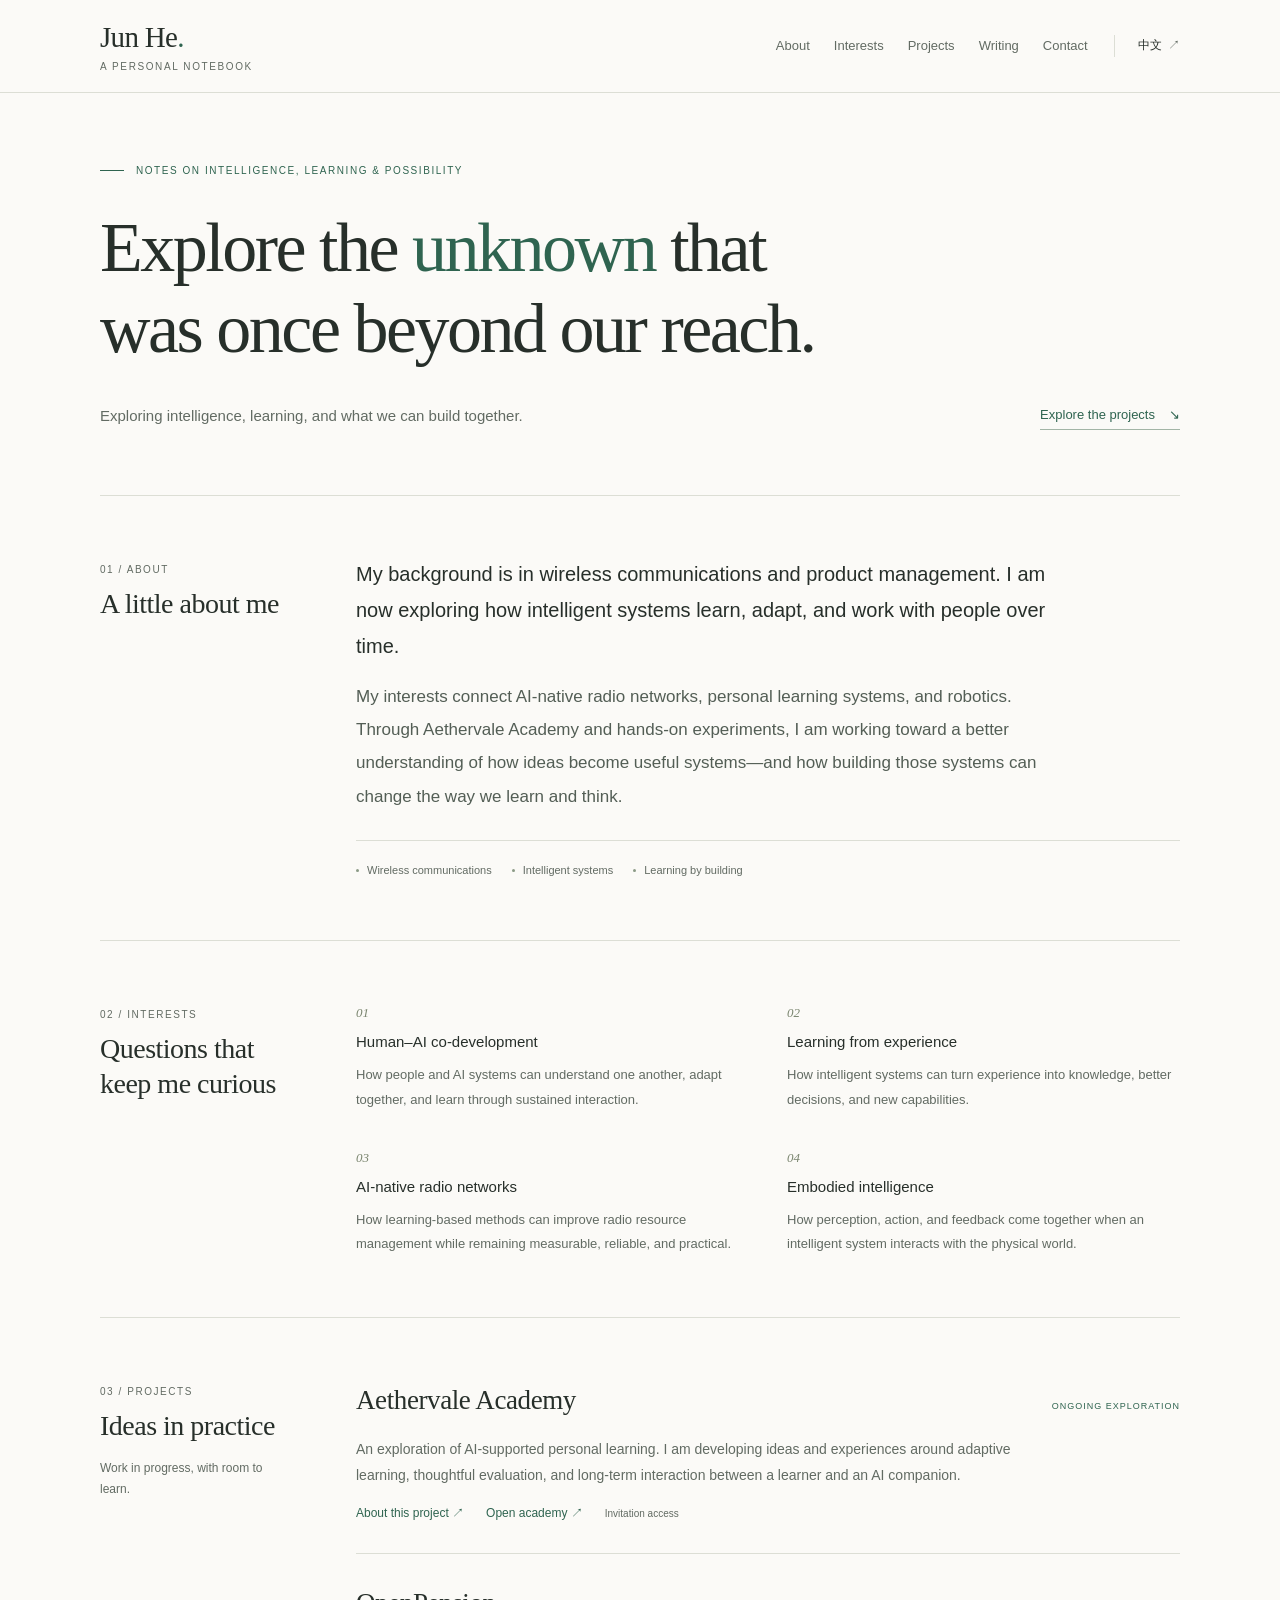
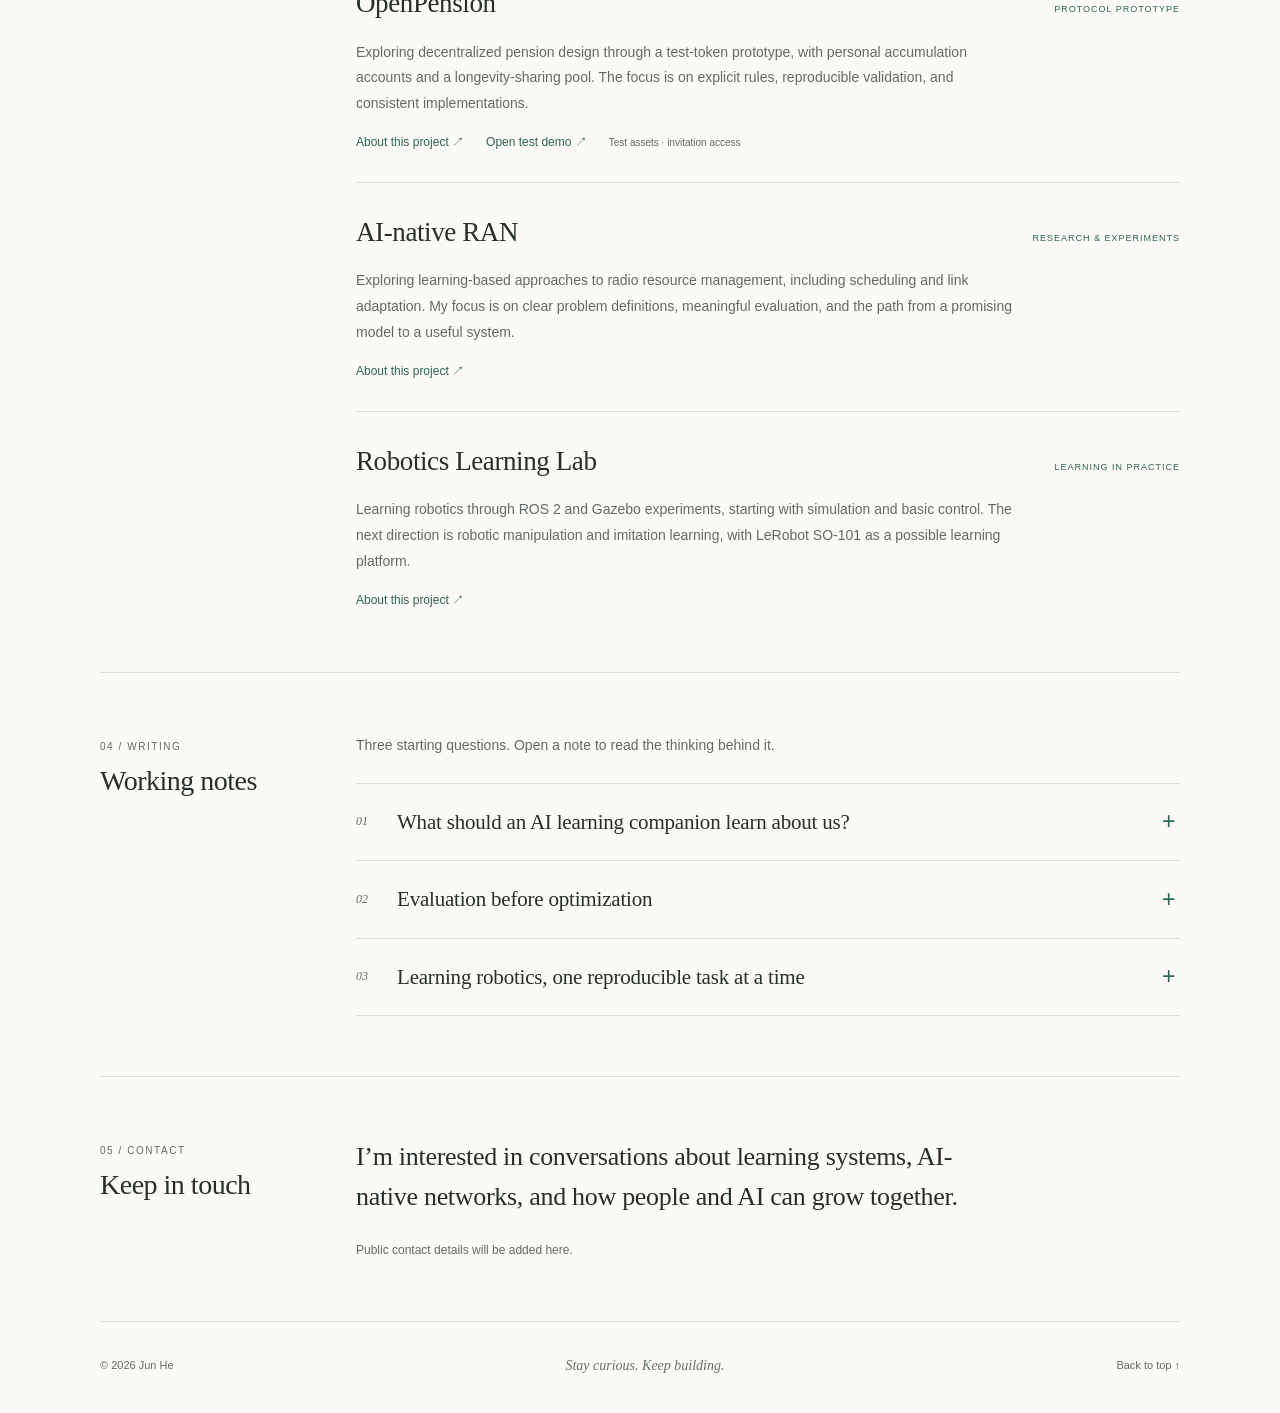
<file: index.html>
<!doctype html>
<html lang="en">
<head>
<meta charset="utf-8">
<meta name="viewport" content="width=device-width, initial-scale=1">
<meta name="description" content="Jun He — exploring intelligence, learning systems, AI-native radio networks, robotics, and OpenPension.">
<meta name="theme-color" content="#fbfaf7">
<title>Jun He — Into the Unknown</title>
<link rel="stylesheet" href="style.css">
<link rel="icon" href="favicon.svg" type="image/svg+xml">
<link rel="alternate" hreflang="zh-CN" href="zh/index.html">
</head>
<body id="top">
<a class="skip" href="#main">Skip to content</a><header class="site-header"><div class="wrap header-inner">
<a class="brand" href="#top" aria-label="Jun He — homepage"><span class="brand-name">Jun He<span style="color:var(--green)">.</span></span><span class="brand-caption">A personal notebook</span></a>
<div class="header-links"><nav class="main-nav" aria-label="Main navigation"><a href="#about">About</a><a href="#interests">Interests</a><a href="#projects">Projects</a><a href="#writing">Writing</a><a href="#contact">Contact</a></nav><a class="language" href="zh/index.html" lang="zh-CN" hreflang="zh-CN">中文 <span>↗</span></a></div>
</div></header><main class="wrap" id="main">
<section class="hero" aria-labelledby="opening"><p class="eyebrow">Notes on intelligence, learning & possibility</p>
<h1 class="opening-line" id="opening" lang="en">Explore the <em>unknown</em> that was once beyond our reach.</h1>
<div class="hero-bottom"><p class="hero-subtitle">Exploring intelligence, learning, and what we can build together.</p><a class="text-link" href="#projects">Explore the projects <span class="arrow" aria-hidden="true">↘</span></a></div></section><section class="section" id="about" aria-labelledby="about-title"><div class="section-head"><p class="section-kicker">01 / ABOUT</p><h2 class="section-title" id="about-title">A little about me</h2></div><div class="section-body"><div class="about-copy"><p class="lead">My background is in wireless communications and product management. I am now exploring how intelligent systems learn, adapt, and work with people over time.</p><p class="">My interests connect AI-native radio networks, personal learning systems, and robotics. Through Aethervale Academy and hands-on experiments, I am working toward a better understanding of how ideas become useful systems—and how building those systems can change the way we learn and think.</p></div><div class="topic-trail"><span>Wireless communications</span><span>Intelligent systems</span><span>Learning by building</span></div></div></section><section class="section" id="interests" aria-labelledby="interests-title"><div class="section-head"><p class="section-kicker">02 / INTERESTS</p><h2 class="section-title" id="interests-title">Questions that<br>keep me curious</h2></div><div class="section-body"><div class="interests-grid"><div class="interest"><span class="interest-num" aria-hidden="true">01</span><h3 class="interest-heading">Human–AI co-development</h3><p>How people and AI systems can understand one another, adapt together, and learn through sustained interaction.</p></div><div class="interest"><span class="interest-num" aria-hidden="true">02</span><h3 class="interest-heading">Learning from experience</h3><p>How intelligent systems can turn experience into knowledge, better decisions, and new capabilities.</p></div><div class="interest"><span class="interest-num" aria-hidden="true">03</span><h3 class="interest-heading">AI-native radio networks</h3><p>How learning-based methods can improve radio resource management while remaining measurable, reliable, and practical.</p></div><div class="interest"><span class="interest-num" aria-hidden="true">04</span><h3 class="interest-heading">Embodied intelligence</h3><p>How perception, action, and feedback come together when an intelligent system interacts with the physical world.</p></div></div></div></section><section class="section" id="projects" aria-labelledby="projects-title"><div class="section-head"><p class="section-kicker">03 / PROJECTS</p><h2 class="section-title" id="projects-title">Ideas in practice</h2><p class="section-note">Work in progress, with room to learn.</p></div><div class="section-body"><div class="projects-list"><article class="project"><div class="project-top"><h3><a class="project-title" href="projects/aethervale.html">Aethervale Academy</a></h3><span class="project-status">Ongoing exploration</span></div><p>An exploration of AI-supported personal learning. I am developing ideas and experiences around adaptive learning, thoughtful evaluation, and long-term interaction between a learner and an AI companion.</p><div class="project-bottom"><a href="projects/aethervale.html">About this project <span aria-hidden="true">↗</span></a><a href="https://personal-university-first-light.hejun-alvin.chatgpt.site" target="_blank" rel="noopener noreferrer">Open academy ↗</a><span class="access-note">Invitation access</span></div></article><article class="project"><div class="project-top"><h3><a class="project-title" href="projects/openpension.html">OpenPension</a></h3><span class="project-status">Protocol prototype</span></div><p>Exploring decentralized pension design through a test-token prototype, with personal accumulation accounts and a longevity-sharing pool. The focus is on explicit rules, reproducible validation, and consistent implementations.</p><div class="project-bottom"><a href="projects/openpension.html">About this project <span aria-hidden="true">↗</span></a><a href="https://openpension-private-test.hejun-alvin.chatgpt.site" target="_blank" rel="noopener noreferrer">Open test demo ↗</a><span class="access-note">Test assets · invitation access</span></div></article><article class="project"><div class="project-top"><h3><a class="project-title" href="projects/ai-native-ran.html">AI-native RAN</a></h3><span class="project-status">Research & experiments</span></div><p>Exploring learning-based approaches to radio resource management, including scheduling and link adaptation. My focus is on clear problem definitions, meaningful evaluation, and the path from a promising model to a useful system.</p><div class="project-bottom"><a href="projects/ai-native-ran.html">About this project <span aria-hidden="true">↗</span></a></div></article><article class="project"><div class="project-top"><h3><a class="project-title" href="projects/robotics.html">Robotics Learning Lab</a></h3><span class="project-status">Learning in practice</span></div><p>Learning robotics through ROS 2 and Gazebo experiments, starting with simulation and basic control. The next direction is robotic manipulation and imitation learning, with LeRobot SO-101 as a possible learning platform.</p><div class="project-bottom"><a href="projects/robotics.html">About this project <span aria-hidden="true">↗</span></a></div></article></div></div></section><section class="section" id="writing" aria-labelledby="writing-title"><div class="section-head"><p class="section-kicker">04 / WRITING</p><h2 class="section-title" id="writing-title">Working notes</h2></div><div class="section-body"><p class="notes-intro">Three starting questions. Open a note to read the thinking behind it.</p><details class="note" id="note-1"><summary><span class="note-number" aria-hidden="true">01</span><span class="note-title">What should an AI learning companion learn about us?</span><span class="note-toggle" aria-hidden="true"></span></summary><div class="note-body"><p>A useful learning companion might begin with what a person knows. But a longer relationship raises more interesting questions: what do they care about, how do their goals change, and when should the system revise its understanding of them?</p><p>I am interested in both directions of this relationship. The learner forms a model of the AI, while the AI forms a provisional model of the learner. Neither should become fixed. A good learning relationship should leave room for correction, disagreement, and independent judgment.</p><div class="question"><strong>A question to test</strong>Can sustained interaction improve a learner’s ability to ask better questions and make independent judgments—not only complete more tasks?</div></div></details><details class="note" id="note-2"><summary><span class="note-number" aria-hidden="true">02</span><span class="note-title">Evaluation before optimization</span><span class="note-toggle" aria-hidden="true"></span></summary><div class="note-body"><p>Before choosing a model, I want to be clear about the decision it is meant to improve. In AI-native RAN, that means connecting a learning problem to a system goal, a useful baseline, and the constraints under which the decision must work.</p><p>My starting point is an evaluation plan: which scenarios matter, what counts as an improvement, and which failure would make the approach unsuitable? This turns an experiment into a question that can be answered, including when the answer is disappointing.</p><div class="question"><strong>A question to test</strong>What evidence would convince me to keep a simpler baseline instead of deploying a more complex model?</div></div></details><details class="note" id="note-3"><summary><span class="note-number" aria-hidden="true">03</span><span class="note-title">Learning robotics, one reproducible task at a time</span><span class="note-toggle" aria-hidden="true"></span></summary><div class="note-body"><p>A small control task is a useful place to begin: issue a command, observe what happens, and repeat it. My ROS 2 and Gazebo experiments are an opportunity to understand that loop before adding more complexity.</p><p>The next direction is manipulation and imitation learning. I want each step to leave a clear record of the setup, action, observation, and result. The aim is to build understanding that can travel from one experiment to the next.</p><div class="question"><strong>A question to test</strong>Which part of a successful simulation remains reliable when the robot, environment, or observations change?</div></div></details></div></section><section class="section" id="contact" aria-labelledby="contact-title"><div class="section-head"><p class="section-kicker">05 / CONTACT</p><h2 class="section-title" id="contact-title">Keep in touch</h2></div><div class="section-body"><p class="contact-copy">I’m interested in conversations about learning systems, AI-native networks, and how people and AI can grow together.</p><p class="contact-pending">Public contact details will be added here.</p></div></section></main><footer class="wrap site-footer"><span>© 2026 Jun He</span><span class="footer-motto">Stay curious. Keep building.</span><a href="#top">Back to top ↑</a></footer></body></html>
</file>
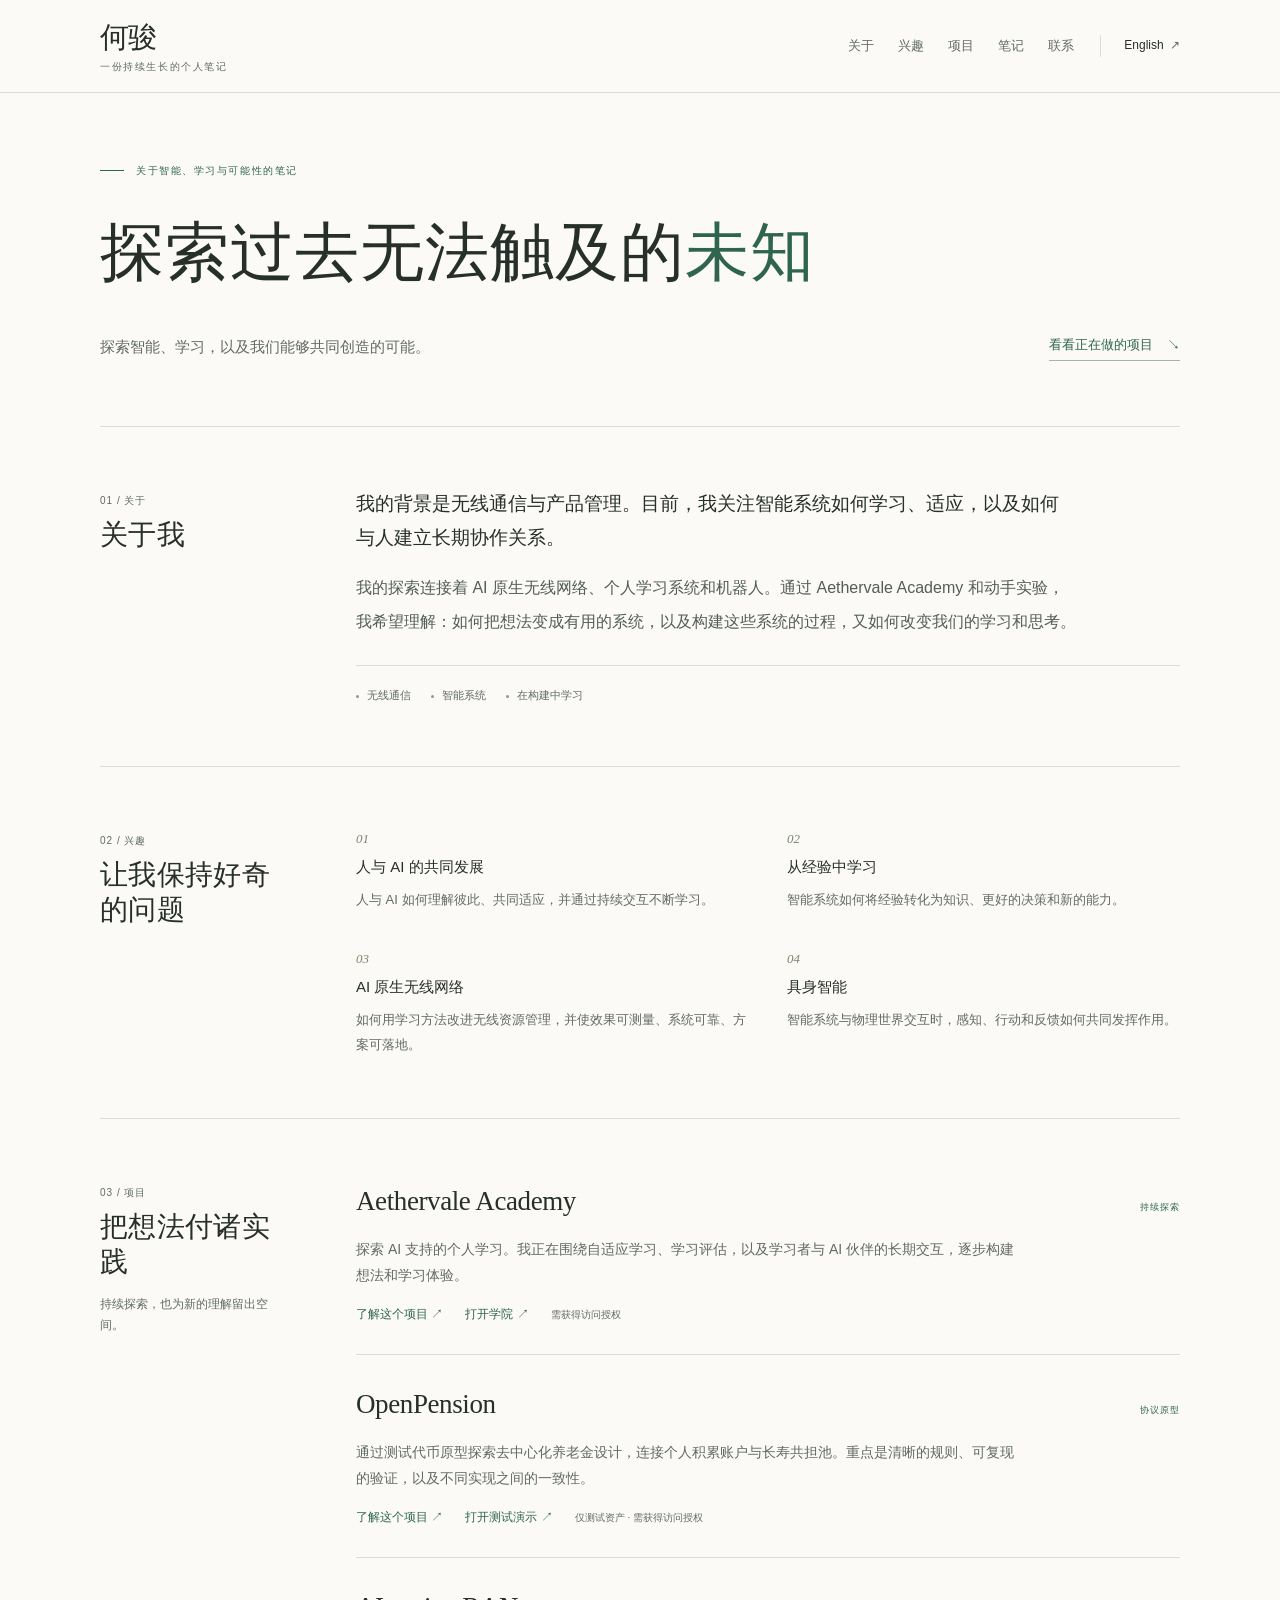
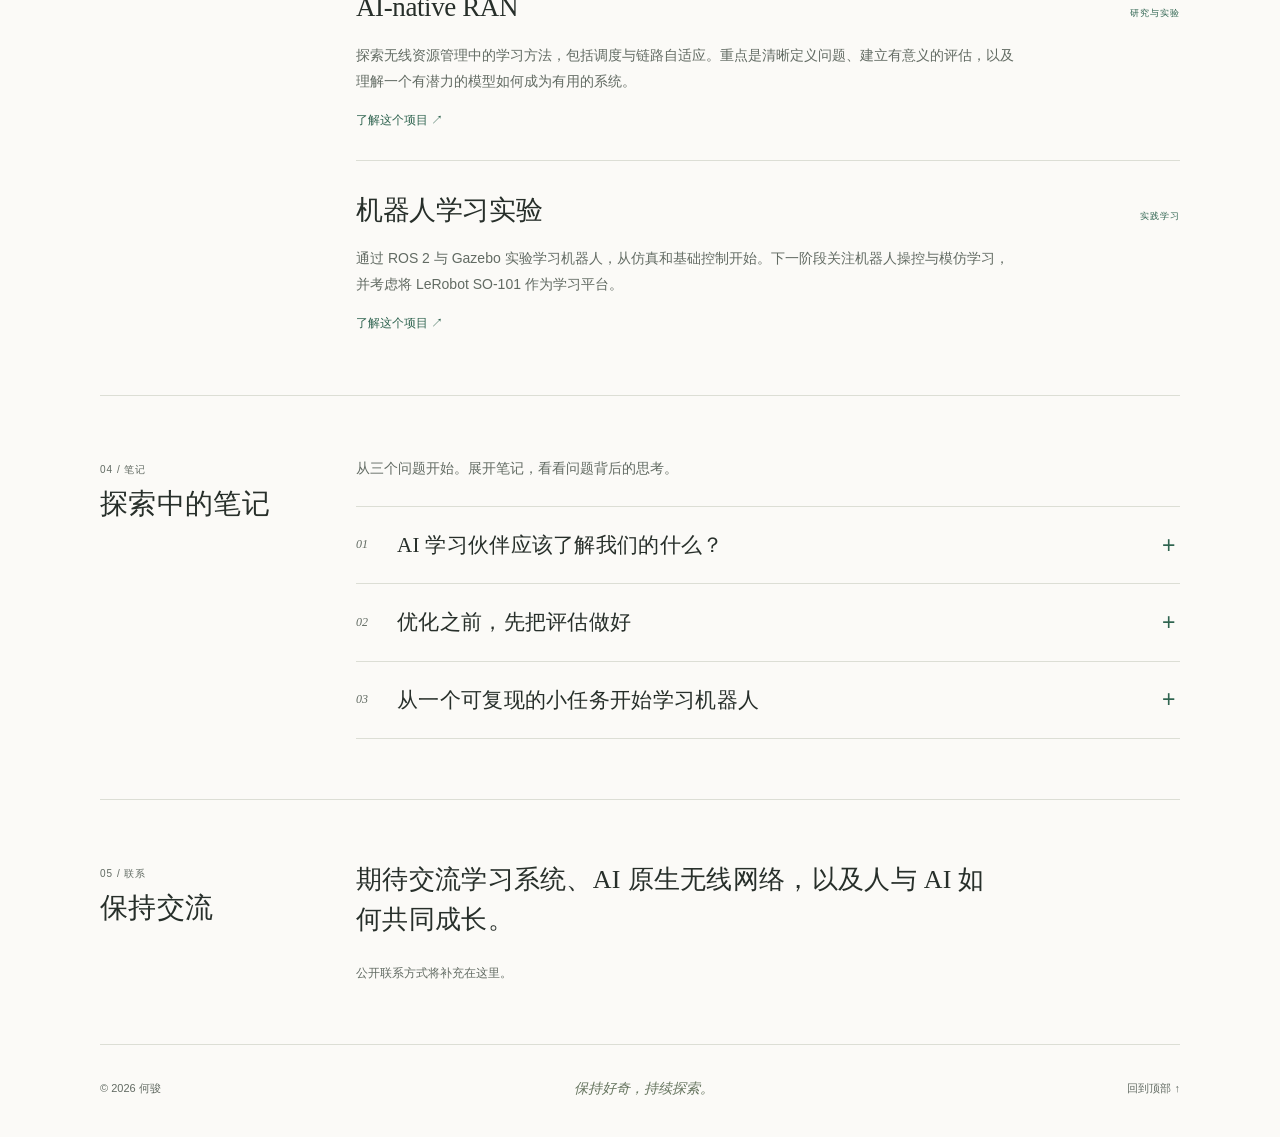
<file: zh/index.html>
<!doctype html>
<html lang="zh-CN">
<head>
<meta charset="utf-8">
<meta name="viewport" content="width=device-width, initial-scale=1">
<meta name="description" content="何骏的个人主页：探索智能、学习系统、AI 原生无线网络、机器人与 OpenPension。">
<meta name="theme-color" content="#fbfaf7">
<title>何骏 — 探索未知</title>
<link rel="stylesheet" href="../style.css">
<link rel="icon" href="../favicon.svg" type="image/svg+xml">
<link rel="alternate" hreflang="en" href="../index.html">
</head>
<body id="top">
<a class="skip" href="#main">跳到正文</a><header class="site-header"><div class="wrap header-inner">
<a class="brand" href="#top" aria-label="何骏 — 个人主页"><span class="brand-name">何骏<span style="color:var(--green)"></span></span><span class="brand-caption">一份持续生长的个人笔记</span></a>
<div class="header-links"><nav class="main-nav" aria-label="主导航"><a href="#about">关于</a><a href="#interests">兴趣</a><a href="#projects">项目</a><a href="#writing">笔记</a><a href="#contact">联系</a></nav><a class="language" href="../index.html" lang="en" hreflang="en">English <span>↗</span></a></div>
</div></header><main class="wrap" id="main">
<section class="hero" aria-labelledby="opening"><p class="eyebrow">关于智能、学习与可能性的笔记</p>
<h1 class="opening-line" id="opening" lang="zh-CN">探索过去无法触及的<em>未知</em></h1>
<div class="hero-bottom"><p class="hero-subtitle">探索智能、学习，以及我们能够共同创造的可能。</p><a class="text-link" href="#projects">看看正在做的项目 <span class="arrow" aria-hidden="true">↘</span></a></div></section><section class="section" id="about" aria-labelledby="about-title"><div class="section-head"><p class="section-kicker">01 / 关于</p><h2 class="section-title" id="about-title">关于我</h2></div><div class="section-body"><div class="about-copy"><p class="lead">我的背景是无线通信与产品管理。目前，我关注智能系统如何学习、适应，以及如何与人建立长期协作关系。</p><p class="">我的探索连接着 AI 原生无线网络、个人学习系统和机器人。通过 Aethervale Academy 和动手实验，我希望理解：如何把想法变成有用的系统，以及构建这些系统的过程，又如何改变我们的学习和思考。</p></div><div class="topic-trail"><span>无线通信</span><span>智能系统</span><span>在构建中学习</span></div></div></section><section class="section" id="interests" aria-labelledby="interests-title"><div class="section-head"><p class="section-kicker">02 / 兴趣</p><h2 class="section-title" id="interests-title">让我保持好奇的问题</h2></div><div class="section-body"><div class="interests-grid"><div class="interest"><span class="interest-num" aria-hidden="true">01</span><h3 class="interest-heading">人与 AI 的共同发展</h3><p>人与 AI 如何理解彼此、共同适应，并通过持续交互不断学习。</p></div><div class="interest"><span class="interest-num" aria-hidden="true">02</span><h3 class="interest-heading">从经验中学习</h3><p>智能系统如何将经验转化为知识、更好的决策和新的能力。</p></div><div class="interest"><span class="interest-num" aria-hidden="true">03</span><h3 class="interest-heading">AI 原生无线网络</h3><p>如何用学习方法改进无线资源管理，并使效果可测量、系统可靠、方案可落地。</p></div><div class="interest"><span class="interest-num" aria-hidden="true">04</span><h3 class="interest-heading">具身智能</h3><p>智能系统与物理世界交互时，感知、行动和反馈如何共同发挥作用。</p></div></div></div></section><section class="section" id="projects" aria-labelledby="projects-title"><div class="section-head"><p class="section-kicker">03 / 项目</p><h2 class="section-title" id="projects-title">把想法付诸实践</h2><p class="section-note">持续探索，也为新的理解留出空间。</p></div><div class="section-body"><div class="projects-list"><article class="project"><div class="project-top"><h3><a class="project-title" href="projects/aethervale.html">Aethervale Academy</a></h3><span class="project-status">持续探索</span></div><p>探索 AI 支持的个人学习。我正在围绕自适应学习、学习评估，以及学习者与 AI 伙伴的长期交互，逐步构建想法和学习体验。</p><div class="project-bottom"><a href="projects/aethervale.html">了解这个项目 <span aria-hidden="true">↗</span></a><a href="https://personal-university-first-light.hejun-alvin.chatgpt.site" target="_blank" rel="noopener noreferrer">打开学院 ↗</a><span class="access-note">需获得访问授权</span></div></article><article class="project"><div class="project-top"><h3><a class="project-title" href="projects/openpension.html">OpenPension</a></h3><span class="project-status">协议原型</span></div><p>通过测试代币原型探索去中心化养老金设计，连接个人积累账户与长寿共担池。重点是清晰的规则、可复现的验证，以及不同实现之间的一致性。</p><div class="project-bottom"><a href="projects/openpension.html">了解这个项目 <span aria-hidden="true">↗</span></a><a href="https://openpension-private-test.hejun-alvin.chatgpt.site" target="_blank" rel="noopener noreferrer">打开测试演示 ↗</a><span class="access-note">仅测试资产 · 需获得访问授权</span></div></article><article class="project"><div class="project-top"><h3><a class="project-title" href="projects/ai-native-ran.html">AI-native RAN</a></h3><span class="project-status">研究与实验</span></div><p>探索无线资源管理中的学习方法，包括调度与链路自适应。重点是清晰定义问题、建立有意义的评估，以及理解一个有潜力的模型如何成为有用的系统。</p><div class="project-bottom"><a href="projects/ai-native-ran.html">了解这个项目 <span aria-hidden="true">↗</span></a></div></article><article class="project"><div class="project-top"><h3><a class="project-title" href="projects/robotics.html">机器人学习实验</a></h3><span class="project-status">实践学习</span></div><p>通过 ROS 2 与 Gazebo 实验学习机器人，从仿真和基础控制开始。下一阶段关注机器人操控与模仿学习，并考虑将 LeRobot SO-101 作为学习平台。</p><div class="project-bottom"><a href="projects/robotics.html">了解这个项目 <span aria-hidden="true">↗</span></a></div></article></div></div></section><section class="section" id="writing" aria-labelledby="writing-title"><div class="section-head"><p class="section-kicker">04 / 笔记</p><h2 class="section-title" id="writing-title">探索中的笔记</h2></div><div class="section-body"><p class="notes-intro">从三个问题开始。展开笔记，看看问题背后的思考。</p><details class="note" id="note-1"><summary><span class="note-number" aria-hidden="true">01</span><span class="note-title">AI 学习伙伴应该了解我们的什么？</span><span class="note-toggle" aria-hidden="true"></span></summary><div class="note-body"><p>一个有用的学习伙伴，也许会先了解一个人掌握了哪些知识。但长期关系会带来更有意思的问题：这个人在乎什么？目标如何变化？系统又应该在什么时候修正自己对他的理解？</p><p>我关心这种关系的两个方向。学习者会形成对 AI 的认识，AI 也会形成对学习者的暂时理解。双方的认识都需要允许更新。一段好的学习关系，应当为纠正、分歧和独立判断保留空间。</p><div class="question"><strong>一个值得验证的问题</strong>持续交互能否帮助学习者提出更好的问题、形成更独立的判断，而不仅仅是完成更多任务？</div></div></details><details class="note" id="note-2"><summary><span class="note-number" aria-hidden="true">02</span><span class="note-title">优化之前，先把评估做好</span><span class="note-toggle" aria-hidden="true"></span></summary><div class="note-body"><p>在选择模型之前，我希望先弄清楚：它要改善的究竟是哪一个决策？对于 AI 原生无线网络，这意味着把学习问题与系统目标、可用的基线，以及决策必须满足的约束联系起来。</p><p>我的起点是一份评估计划：哪些场景重要？什么算真正的改善？哪一种失败会让方案不再适合使用？这样，一次实验才成为一个可以回答的问题，即使答案并不令人满意。</p><div class="question"><strong>一个值得验证的问题</strong>什么样的证据，会让我选择保留简单的基线，而不是部署更复杂的模型？</div></div></details><details class="note" id="note-3"><summary><span class="note-number" aria-hidden="true">03</span><span class="note-title">从一个可复现的小任务开始学习机器人</span><span class="note-toggle" aria-hidden="true"></span></summary><div class="note-body"><p>一个小的控制任务，就是很好的起点：发出指令，观察结果，再重复一次。ROS 2 和 Gazebo 的实验让我有机会在增加复杂度之前，先理解这个反馈循环。</p><p>下一阶段，我想逐步进入机器人操控与模仿学习。我希望每一步都留下清楚的记录：环境设置、采取的动作、观察到的现象，以及最终结果。目标是建立能够从一个实验带到下一个实验的理解。</p><div class="question"><strong>一个值得验证的问题</strong>当机器人、环境或观测发生变化时，一次成功仿真中的哪些部分仍然可靠？</div></div></details></div></section><section class="section" id="contact" aria-labelledby="contact-title"><div class="section-head"><p class="section-kicker">05 / 联系</p><h2 class="section-title" id="contact-title">保持交流</h2></div><div class="section-body"><p class="contact-copy">期待交流学习系统、AI 原生无线网络，以及人与 AI 如何共同成长。</p><p class="contact-pending">公开联系方式将补充在这里。</p></div></section></main><footer class="wrap site-footer"><span>© 2026 何骏</span><span class="footer-motto">保持好奇，持续探索。</span><a href="#top">回到顶部 ↑</a></footer></body></html>
</file>
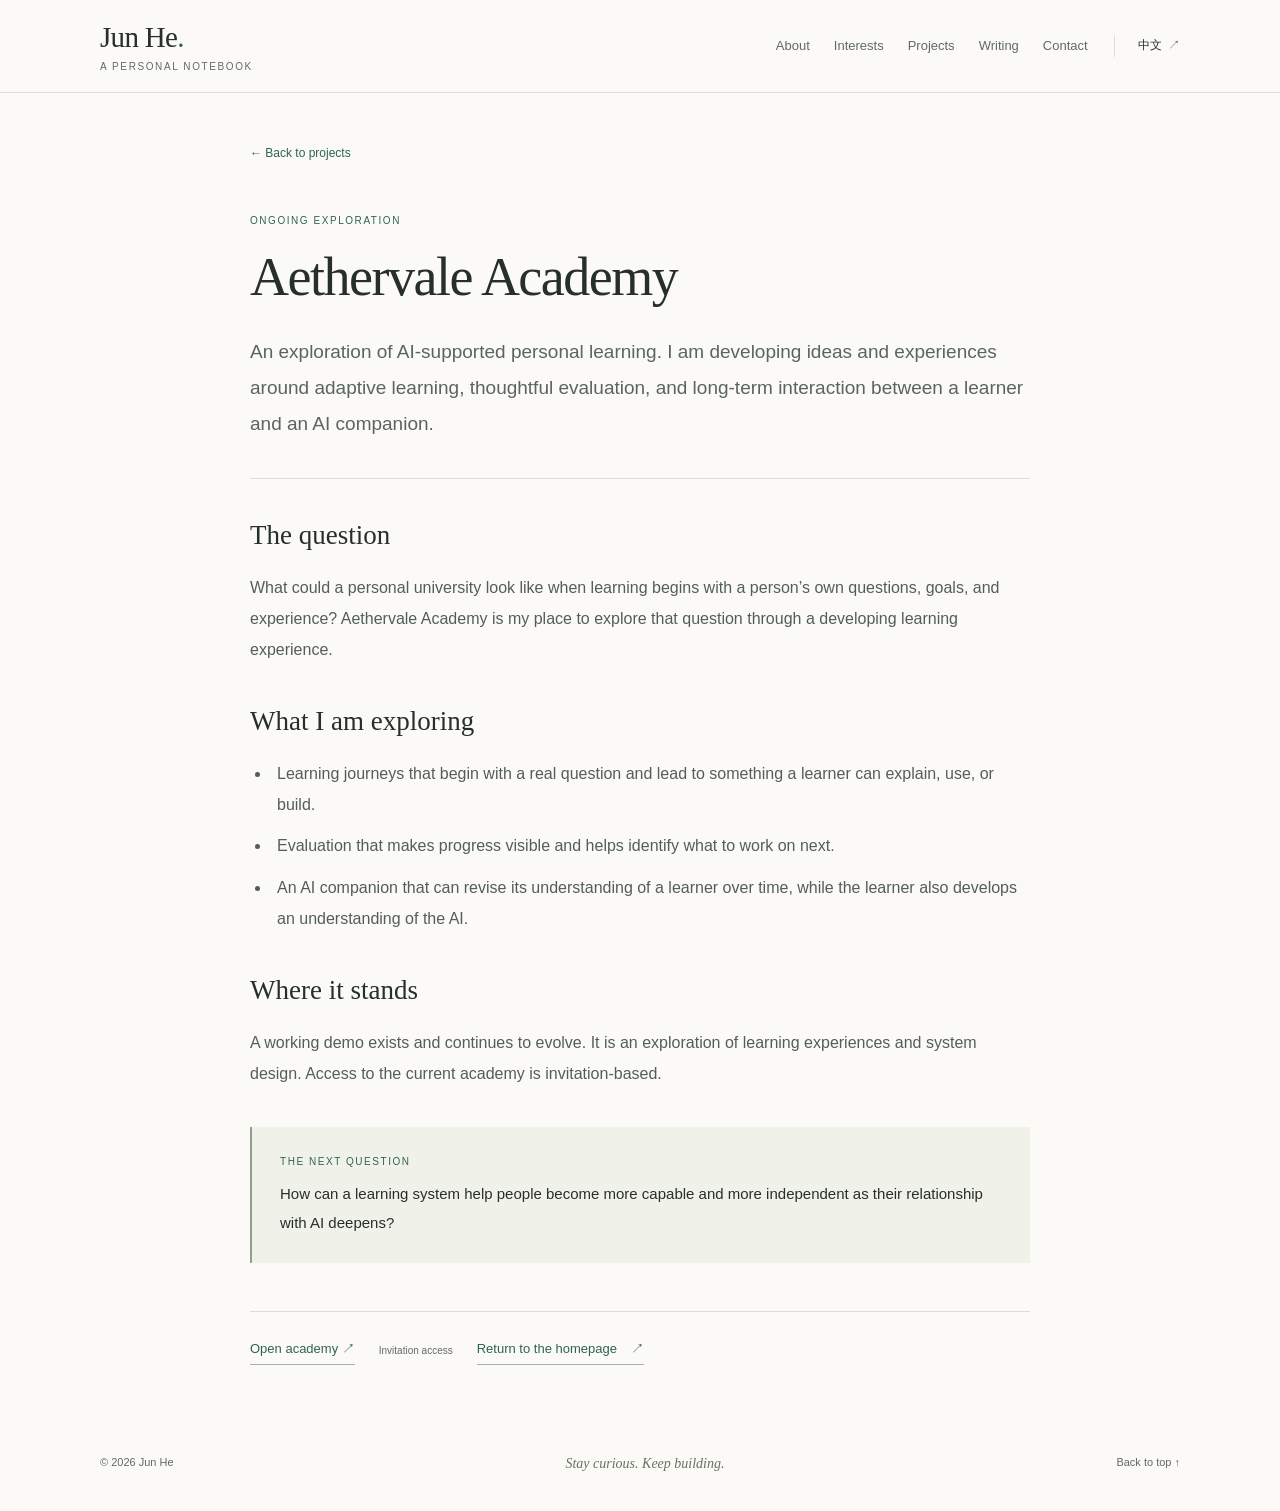
<file: projects/aethervale.html>
<!doctype html>
<html lang="en">
<head>
<meta charset="utf-8">
<meta name="viewport" content="width=device-width, initial-scale=1">
<meta name="description" content="An exploration of AI-supported personal learning. I am developing ideas and experiences around adaptive learning, thoughtful evaluation, and long-term interaction between a learner and an AI companion.">
<meta name="theme-color" content="#fbfaf7">
<title>Aethervale Academy — Jun He</title>
<link rel="stylesheet" href="../style.css">
<link rel="icon" href="../favicon.svg" type="image/svg+xml">
<link rel="alternate" hreflang="zh-CN" href="../zh/projects/aethervale.html">
</head>
<body id="top">
<a class="skip" href="#main">Skip to content</a><header class="site-header"><div class="wrap header-inner">
<a class="brand" href="../index.html" aria-label="Jun He — homepage"><span class="brand-name">Jun He<span style="color:var(--green)">.</span></span><span class="brand-caption">A personal notebook</span></a>
<div class="header-links"><nav class="main-nav" aria-label="Main navigation"><a href="../index.html#about">About</a><a href="../index.html#interests">Interests</a><a href="../index.html#projects">Projects</a><a href="../index.html#writing">Writing</a><a href="../index.html#contact">Contact</a></nav><a class="language" href="../zh/projects/aethervale.html" lang="zh-CN" hreflang="zh-CN">中文 <span>↗</span></a></div>
</div></header><main class="wrap" id="main"><article class="project-page"><a class="back-link" href="../index.html#projects">← Back to projects</a><p class="article-meta">Ongoing exploration</p><h1 class="article-title">Aethervale Academy</h1><p class="article-deck">An exploration of AI-supported personal learning. I am developing ideas and experiences around adaptive learning, thoughtful evaluation, and long-term interaction between a learner and an AI companion.</p><section class="article-section"><h2>The question</h2><p>What could a personal university look like when learning begins with a person’s own questions, goals, and experience? Aethervale Academy is my place to explore that question through a developing learning experience.</p></section><section class="article-section"><h2>What I am exploring</h2><ul><li>Learning journeys that begin with a real question and lead to something a learner can explain, use, or build.</li><li>Evaluation that makes progress visible and helps identify what to work on next.</li><li>An AI companion that can revise its understanding of a learner over time, while the learner also develops an understanding of the AI.</li></ul></section><section class="article-section"><h2>Where it stands</h2><p>A working demo exists and continues to evolve. It is an exploration of learning experiences and system design. Access to the current academy is invitation-based.</p></section><aside class="article-next"><div class="small-label">The next question</div><p>How can a learning system help people become more capable and more independent as their relationship with AI deepens?</p></aside><div class="article-actions"><a class="text-link" href="https://personal-university-first-light.hejun-alvin.chatgpt.site" target="_blank" rel="noopener noreferrer">Open academy ↗</a><span class="access-note">Invitation access</span><a class="text-link" href="../index.html#projects">Return to the homepage <span aria-hidden="true">↗</span></a></div></article></main><footer class="wrap site-footer"><span>© 2026 Jun He</span><span class="footer-motto">Stay curious. Keep building.</span><a href="#top">Back to top ↑</a></footer></body></html>
</file>
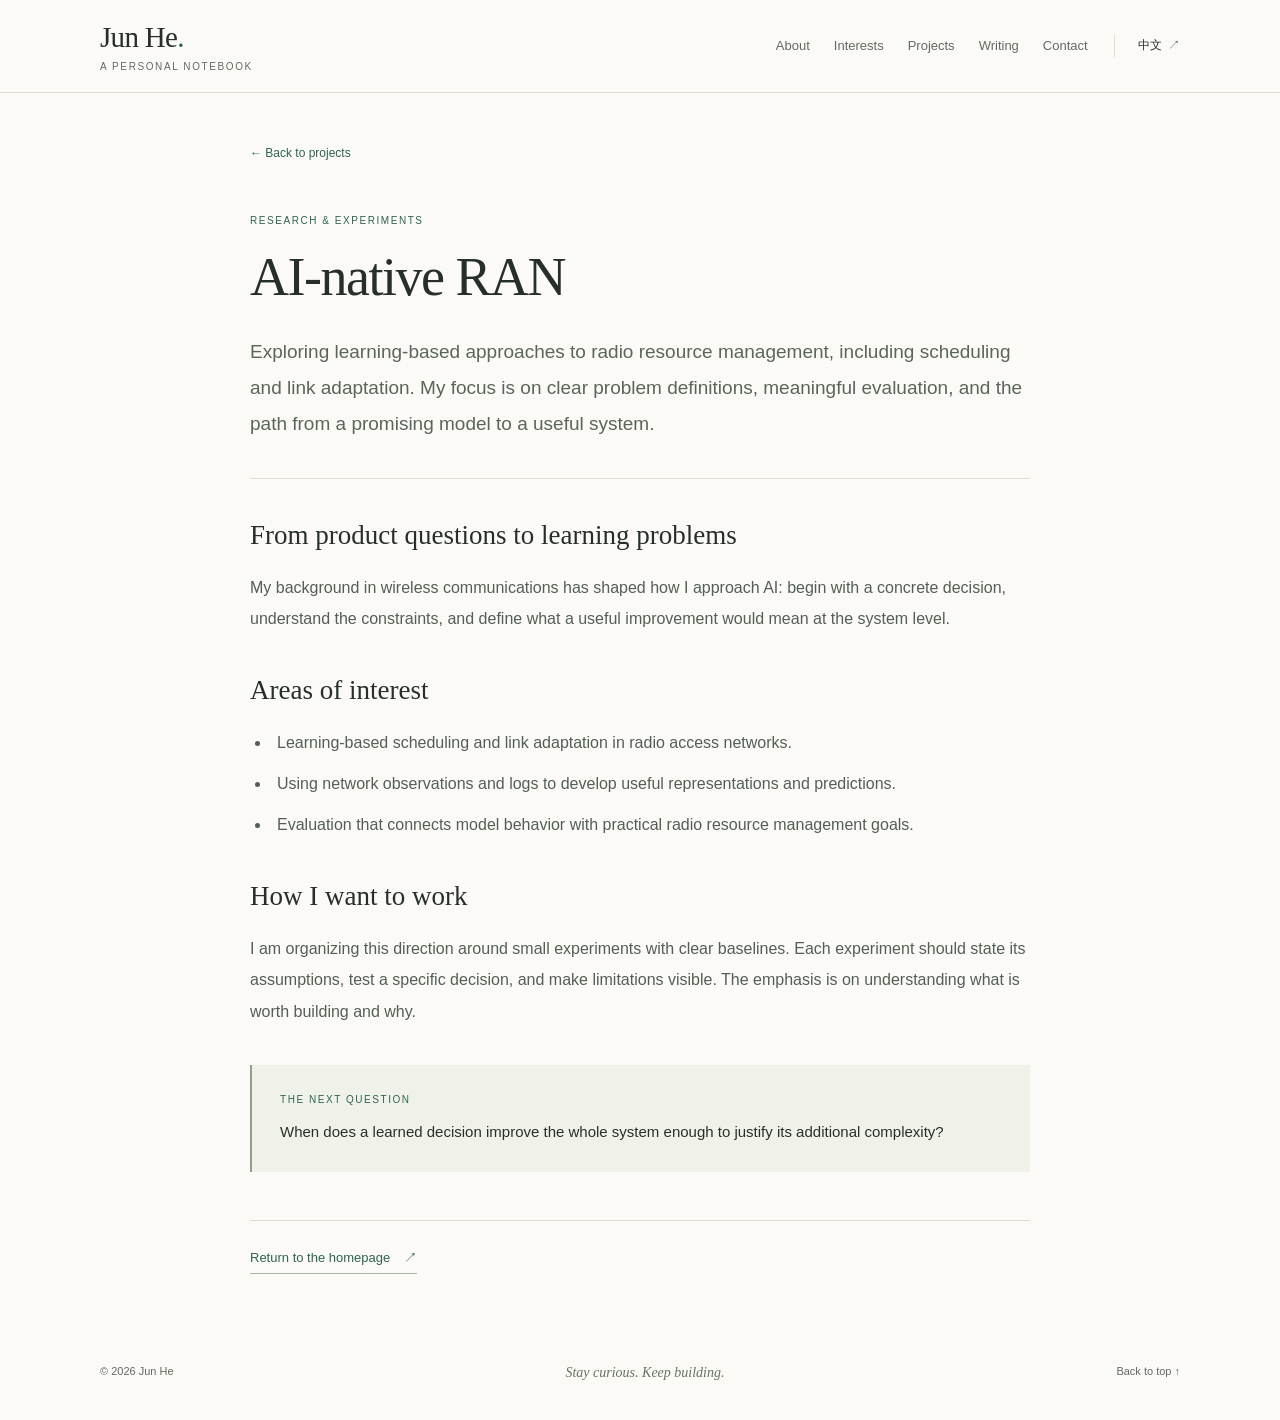
<file: projects/ai-native-ran.html>
<!doctype html>
<html lang="en">
<head>
<meta charset="utf-8">
<meta name="viewport" content="width=device-width, initial-scale=1">
<meta name="description" content="Exploring learning-based approaches to radio resource management, including scheduling and link adaptation. My focus is on clear problem definitions, meaningful evaluation, and the path from a promising model to a useful system.">
<meta name="theme-color" content="#fbfaf7">
<title>AI-native RAN — Jun He</title>
<link rel="stylesheet" href="../style.css">
<link rel="icon" href="../favicon.svg" type="image/svg+xml">
<link rel="alternate" hreflang="zh-CN" href="../zh/projects/ai-native-ran.html">
</head>
<body id="top">
<a class="skip" href="#main">Skip to content</a><header class="site-header"><div class="wrap header-inner">
<a class="brand" href="../index.html" aria-label="Jun He — homepage"><span class="brand-name">Jun He<span style="color:var(--green)">.</span></span><span class="brand-caption">A personal notebook</span></a>
<div class="header-links"><nav class="main-nav" aria-label="Main navigation"><a href="../index.html#about">About</a><a href="../index.html#interests">Interests</a><a href="../index.html#projects">Projects</a><a href="../index.html#writing">Writing</a><a href="../index.html#contact">Contact</a></nav><a class="language" href="../zh/projects/ai-native-ran.html" lang="zh-CN" hreflang="zh-CN">中文 <span>↗</span></a></div>
</div></header><main class="wrap" id="main"><article class="project-page"><a class="back-link" href="../index.html#projects">← Back to projects</a><p class="article-meta">Research & experiments</p><h1 class="article-title">AI-native RAN</h1><p class="article-deck">Exploring learning-based approaches to radio resource management, including scheduling and link adaptation. My focus is on clear problem definitions, meaningful evaluation, and the path from a promising model to a useful system.</p><section class="article-section"><h2>From product questions to learning problems</h2><p>My background in wireless communications has shaped how I approach AI: begin with a concrete decision, understand the constraints, and define what a useful improvement would mean at the system level.</p></section><section class="article-section"><h2>Areas of interest</h2><ul><li>Learning-based scheduling and link adaptation in radio access networks.</li><li>Using network observations and logs to develop useful representations and predictions.</li><li>Evaluation that connects model behavior with practical radio resource management goals.</li></ul></section><section class="article-section"><h2>How I want to work</h2><p>I am organizing this direction around small experiments with clear baselines. Each experiment should state its assumptions, test a specific decision, and make limitations visible. The emphasis is on understanding what is worth building and why.</p></section><aside class="article-next"><div class="small-label">The next question</div><p>When does a learned decision improve the whole system enough to justify its additional complexity?</p></aside><div class="article-actions"><a class="text-link" href="../index.html#projects">Return to the homepage <span aria-hidden="true">↗</span></a></div></article></main><footer class="wrap site-footer"><span>© 2026 Jun He</span><span class="footer-motto">Stay curious. Keep building.</span><a href="#top">Back to top ↑</a></footer></body></html>
</file>
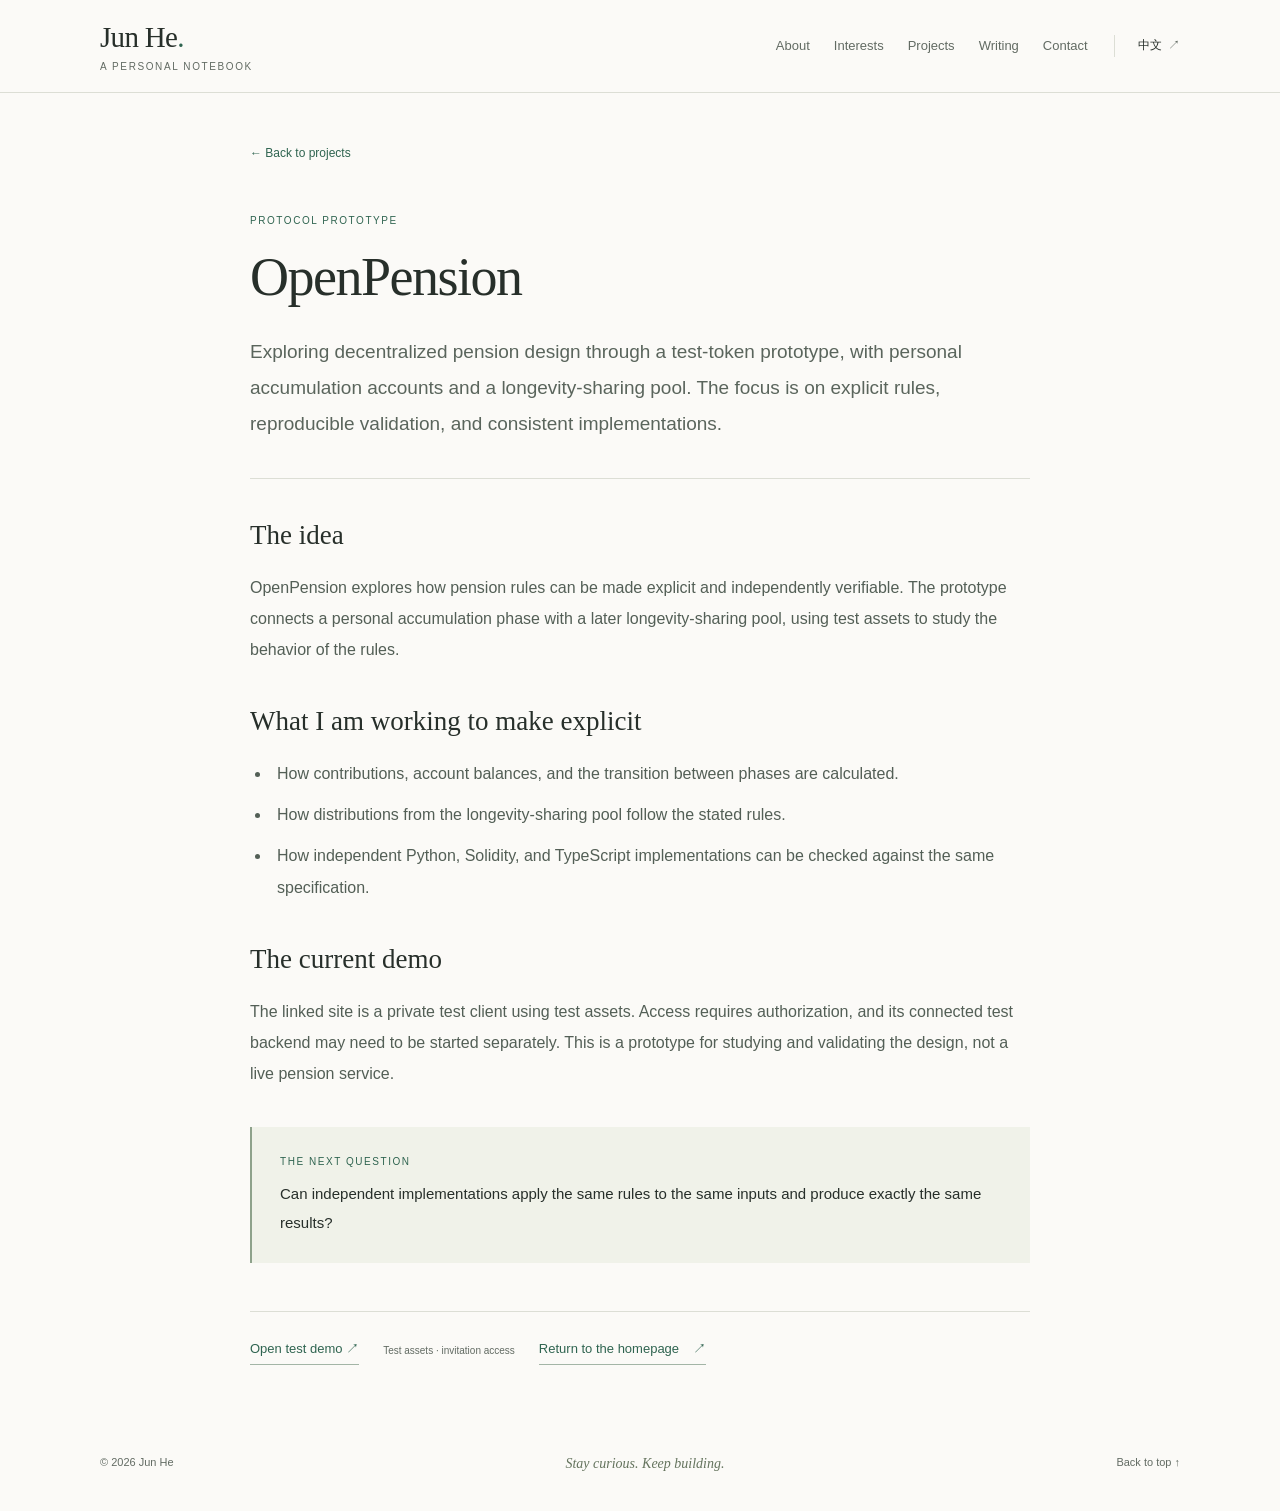
<file: projects/openpension.html>
<!doctype html>
<html lang="en">
<head>
<meta charset="utf-8">
<meta name="viewport" content="width=device-width, initial-scale=1">
<meta name="description" content="Exploring decentralized pension design through a test-token prototype, with personal accumulation accounts and a longevity-sharing pool. The focus is on explicit rules, reproducible validation, and consistent implementations.">
<meta name="theme-color" content="#fbfaf7">
<title>OpenPension — Jun He</title>
<link rel="stylesheet" href="../style.css">
<link rel="icon" href="../favicon.svg" type="image/svg+xml">
<link rel="alternate" hreflang="zh-CN" href="../zh/projects/openpension.html">
</head>
<body id="top">
<a class="skip" href="#main">Skip to content</a><header class="site-header"><div class="wrap header-inner">
<a class="brand" href="../index.html" aria-label="Jun He — homepage"><span class="brand-name">Jun He<span style="color:var(--green)">.</span></span><span class="brand-caption">A personal notebook</span></a>
<div class="header-links"><nav class="main-nav" aria-label="Main navigation"><a href="../index.html#about">About</a><a href="../index.html#interests">Interests</a><a href="../index.html#projects">Projects</a><a href="../index.html#writing">Writing</a><a href="../index.html#contact">Contact</a></nav><a class="language" href="../zh/projects/openpension.html" lang="zh-CN" hreflang="zh-CN">中文 <span>↗</span></a></div>
</div></header><main class="wrap" id="main"><article class="project-page"><a class="back-link" href="../index.html#projects">← Back to projects</a><p class="article-meta">Protocol prototype</p><h1 class="article-title">OpenPension</h1><p class="article-deck">Exploring decentralized pension design through a test-token prototype, with personal accumulation accounts and a longevity-sharing pool. The focus is on explicit rules, reproducible validation, and consistent implementations.</p><section class="article-section"><h2>The idea</h2><p>OpenPension explores how pension rules can be made explicit and independently verifiable. The prototype connects a personal accumulation phase with a later longevity-sharing pool, using test assets to study the behavior of the rules.</p></section><section class="article-section"><h2>What I am working to make explicit</h2><ul><li>How contributions, account balances, and the transition between phases are calculated.</li><li>How distributions from the longevity-sharing pool follow the stated rules.</li><li>How independent Python, Solidity, and TypeScript implementations can be checked against the same specification.</li></ul></section><section class="article-section"><h2>The current demo</h2><p>The linked site is a private test client using test assets. Access requires authorization, and its connected test backend may need to be started separately. This is a prototype for studying and validating the design, not a live pension service.</p></section><aside class="article-next"><div class="small-label">The next question</div><p>Can independent implementations apply the same rules to the same inputs and produce exactly the same results?</p></aside><div class="article-actions"><a class="text-link" href="https://openpension-private-test.hejun-alvin.chatgpt.site" target="_blank" rel="noopener noreferrer">Open test demo ↗</a><span class="access-note">Test assets · invitation access</span><a class="text-link" href="../index.html#projects">Return to the homepage <span aria-hidden="true">↗</span></a></div></article></main><footer class="wrap site-footer"><span>© 2026 Jun He</span><span class="footer-motto">Stay curious. Keep building.</span><a href="#top">Back to top ↑</a></footer></body></html>
</file>
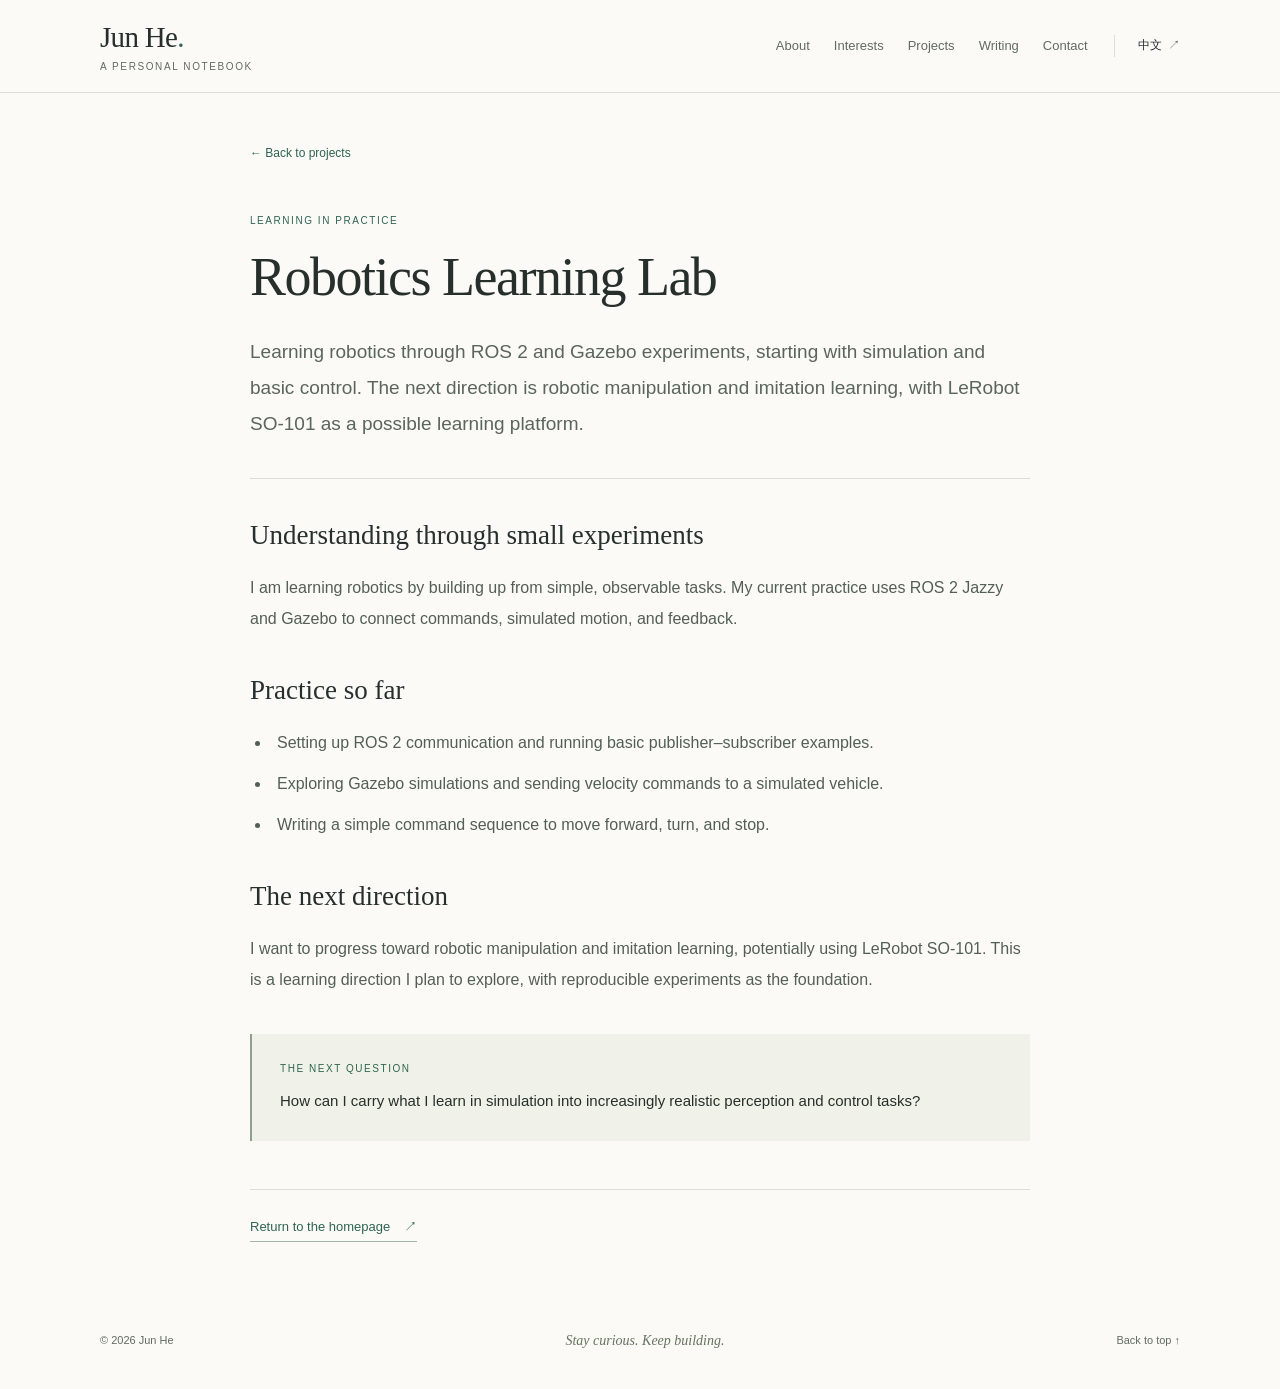
<file: projects/robotics.html>
<!doctype html>
<html lang="en">
<head>
<meta charset="utf-8">
<meta name="viewport" content="width=device-width, initial-scale=1">
<meta name="description" content="Learning robotics through ROS 2 and Gazebo experiments, starting with simulation and basic control. The next direction is robotic manipulation and imitation learning, with LeRobot SO-101 as a possible learning platform.">
<meta name="theme-color" content="#fbfaf7">
<title>Robotics Learning Lab — Jun He</title>
<link rel="stylesheet" href="../style.css">
<link rel="icon" href="../favicon.svg" type="image/svg+xml">
<link rel="alternate" hreflang="zh-CN" href="../zh/projects/robotics.html">
</head>
<body id="top">
<a class="skip" href="#main">Skip to content</a><header class="site-header"><div class="wrap header-inner">
<a class="brand" href="../index.html" aria-label="Jun He — homepage"><span class="brand-name">Jun He<span style="color:var(--green)">.</span></span><span class="brand-caption">A personal notebook</span></a>
<div class="header-links"><nav class="main-nav" aria-label="Main navigation"><a href="../index.html#about">About</a><a href="../index.html#interests">Interests</a><a href="../index.html#projects">Projects</a><a href="../index.html#writing">Writing</a><a href="../index.html#contact">Contact</a></nav><a class="language" href="../zh/projects/robotics.html" lang="zh-CN" hreflang="zh-CN">中文 <span>↗</span></a></div>
</div></header><main class="wrap" id="main"><article class="project-page"><a class="back-link" href="../index.html#projects">← Back to projects</a><p class="article-meta">Learning in practice</p><h1 class="article-title">Robotics Learning Lab</h1><p class="article-deck">Learning robotics through ROS 2 and Gazebo experiments, starting with simulation and basic control. The next direction is robotic manipulation and imitation learning, with LeRobot SO-101 as a possible learning platform.</p><section class="article-section"><h2>Understanding through small experiments</h2><p>I am learning robotics by building up from simple, observable tasks. My current practice uses ROS 2 Jazzy and Gazebo to connect commands, simulated motion, and feedback.</p></section><section class="article-section"><h2>Practice so far</h2><ul><li>Setting up ROS 2 communication and running basic publisher–subscriber examples.</li><li>Exploring Gazebo simulations and sending velocity commands to a simulated vehicle.</li><li>Writing a simple command sequence to move forward, turn, and stop.</li></ul></section><section class="article-section"><h2>The next direction</h2><p>I want to progress toward robotic manipulation and imitation learning, potentially using LeRobot SO-101. This is a learning direction I plan to explore, with reproducible experiments as the foundation.</p></section><aside class="article-next"><div class="small-label">The next question</div><p>How can I carry what I learn in simulation into increasingly realistic perception and control tasks?</p></aside><div class="article-actions"><a class="text-link" href="../index.html#projects">Return to the homepage <span aria-hidden="true">↗</span></a></div></article></main><footer class="wrap site-footer"><span>© 2026 Jun He</span><span class="footer-motto">Stay curious. Keep building.</span><a href="#top">Back to top ↑</a></footer></body></html>
</file>
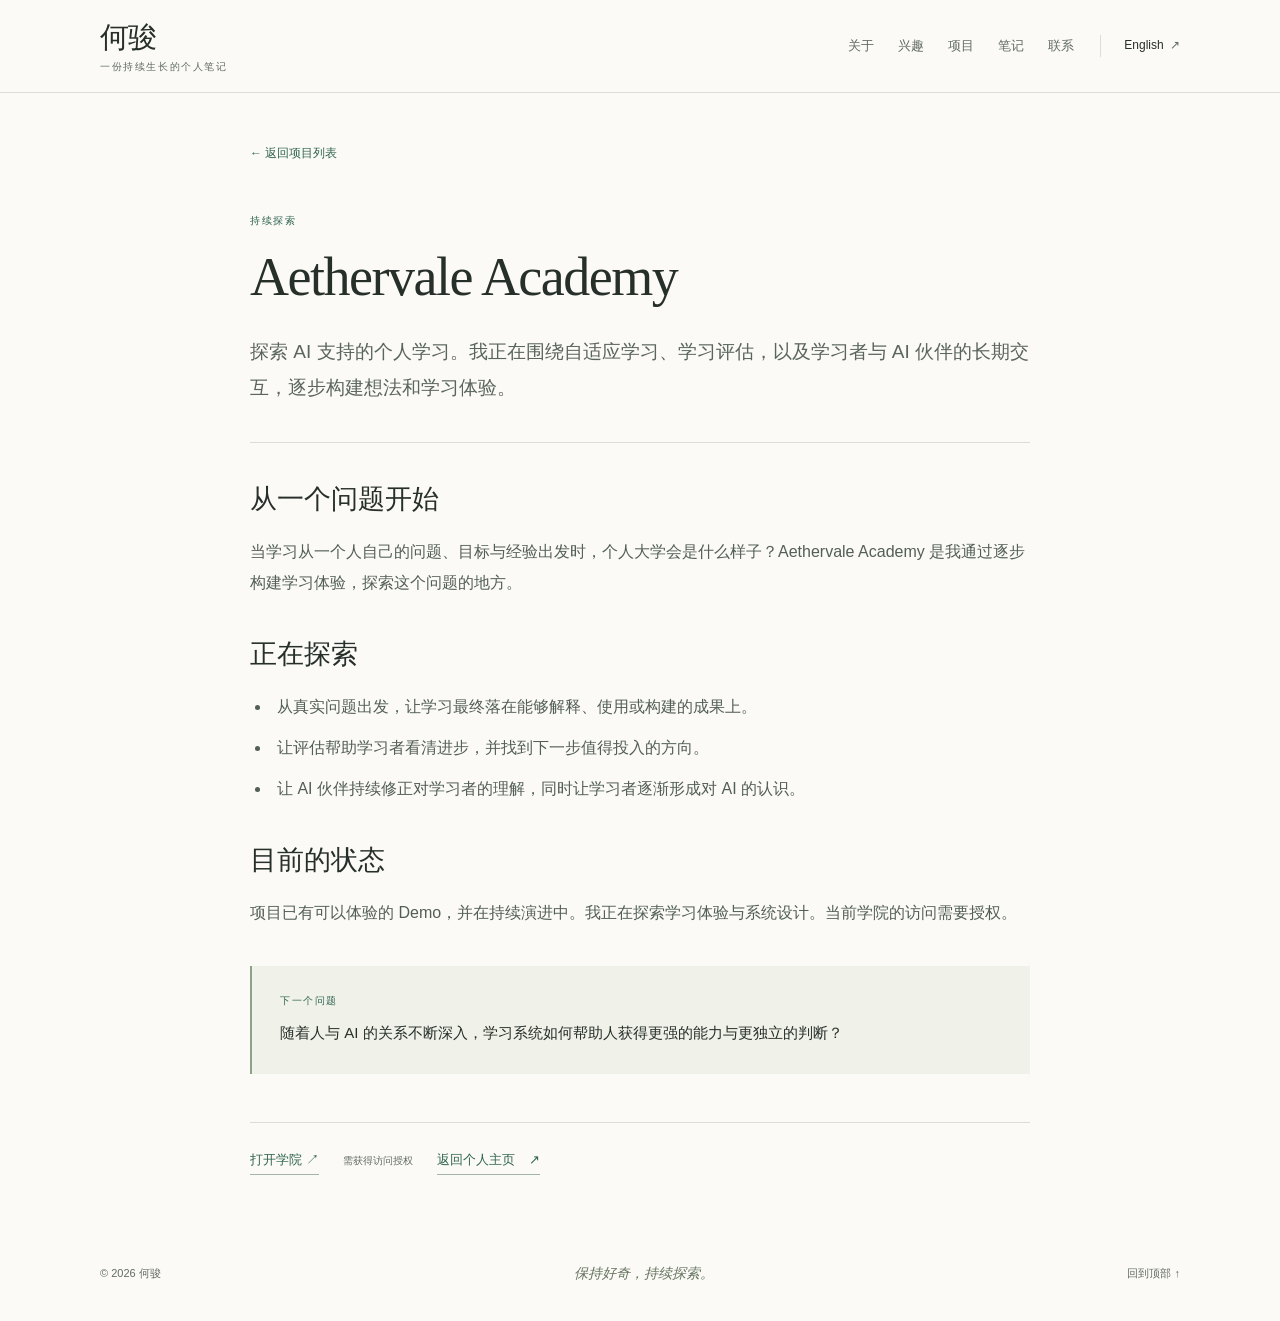
<file: zh/projects/aethervale.html>
<!doctype html>
<html lang="zh-CN">
<head>
<meta charset="utf-8">
<meta name="viewport" content="width=device-width, initial-scale=1">
<meta name="description" content="探索 AI 支持的个人学习。我正在围绕自适应学习、学习评估，以及学习者与 AI 伙伴的长期交互，逐步构建想法和学习体验。">
<meta name="theme-color" content="#fbfaf7">
<title>Aethervale Academy — 何骏</title>
<link rel="stylesheet" href="../../style.css">
<link rel="icon" href="../../favicon.svg" type="image/svg+xml">
<link rel="alternate" hreflang="en" href="../../projects/aethervale.html">
</head>
<body id="top">
<a class="skip" href="#main">跳到正文</a><header class="site-header"><div class="wrap header-inner">
<a class="brand" href="../index.html" aria-label="何骏 — 个人主页"><span class="brand-name">何骏<span style="color:var(--green)"></span></span><span class="brand-caption">一份持续生长的个人笔记</span></a>
<div class="header-links"><nav class="main-nav" aria-label="主导航"><a href="../index.html#about">关于</a><a href="../index.html#interests">兴趣</a><a href="../index.html#projects">项目</a><a href="../index.html#writing">笔记</a><a href="../index.html#contact">联系</a></nav><a class="language" href="../../projects/aethervale.html" lang="en" hreflang="en">English <span>↗</span></a></div>
</div></header><main class="wrap" id="main"><article class="project-page"><a class="back-link" href="../index.html#projects">← 返回项目列表</a><p class="article-meta">持续探索</p><h1 class="article-title">Aethervale Academy</h1><p class="article-deck">探索 AI 支持的个人学习。我正在围绕自适应学习、学习评估，以及学习者与 AI 伙伴的长期交互，逐步构建想法和学习体验。</p><section class="article-section"><h2>从一个问题开始</h2><p>当学习从一个人自己的问题、目标与经验出发时，个人大学会是什么样子？Aethervale Academy 是我通过逐步构建学习体验，探索这个问题的地方。</p></section><section class="article-section"><h2>正在探索</h2><ul><li>从真实问题出发，让学习最终落在能够解释、使用或构建的成果上。</li><li>让评估帮助学习者看清进步，并找到下一步值得投入的方向。</li><li>让 AI 伙伴持续修正对学习者的理解，同时让学习者逐渐形成对 AI 的认识。</li></ul></section><section class="article-section"><h2>目前的状态</h2><p>项目已有可以体验的 Demo，并在持续演进中。我正在探索学习体验与系统设计。当前学院的访问需要授权。</p></section><aside class="article-next"><div class="small-label">下一个问题</div><p>随着人与 AI 的关系不断深入，学习系统如何帮助人获得更强的能力与更独立的判断？</p></aside><div class="article-actions"><a class="text-link" href="https://personal-university-first-light.hejun-alvin.chatgpt.site" target="_blank" rel="noopener noreferrer">打开学院 ↗</a><span class="access-note">需获得访问授权</span><a class="text-link" href="../index.html#projects">返回个人主页 <span aria-hidden="true">↗</span></a></div></article></main><footer class="wrap site-footer"><span>© 2026 何骏</span><span class="footer-motto">保持好奇，持续探索。</span><a href="#top">回到顶部 ↑</a></footer></body></html>
</file>
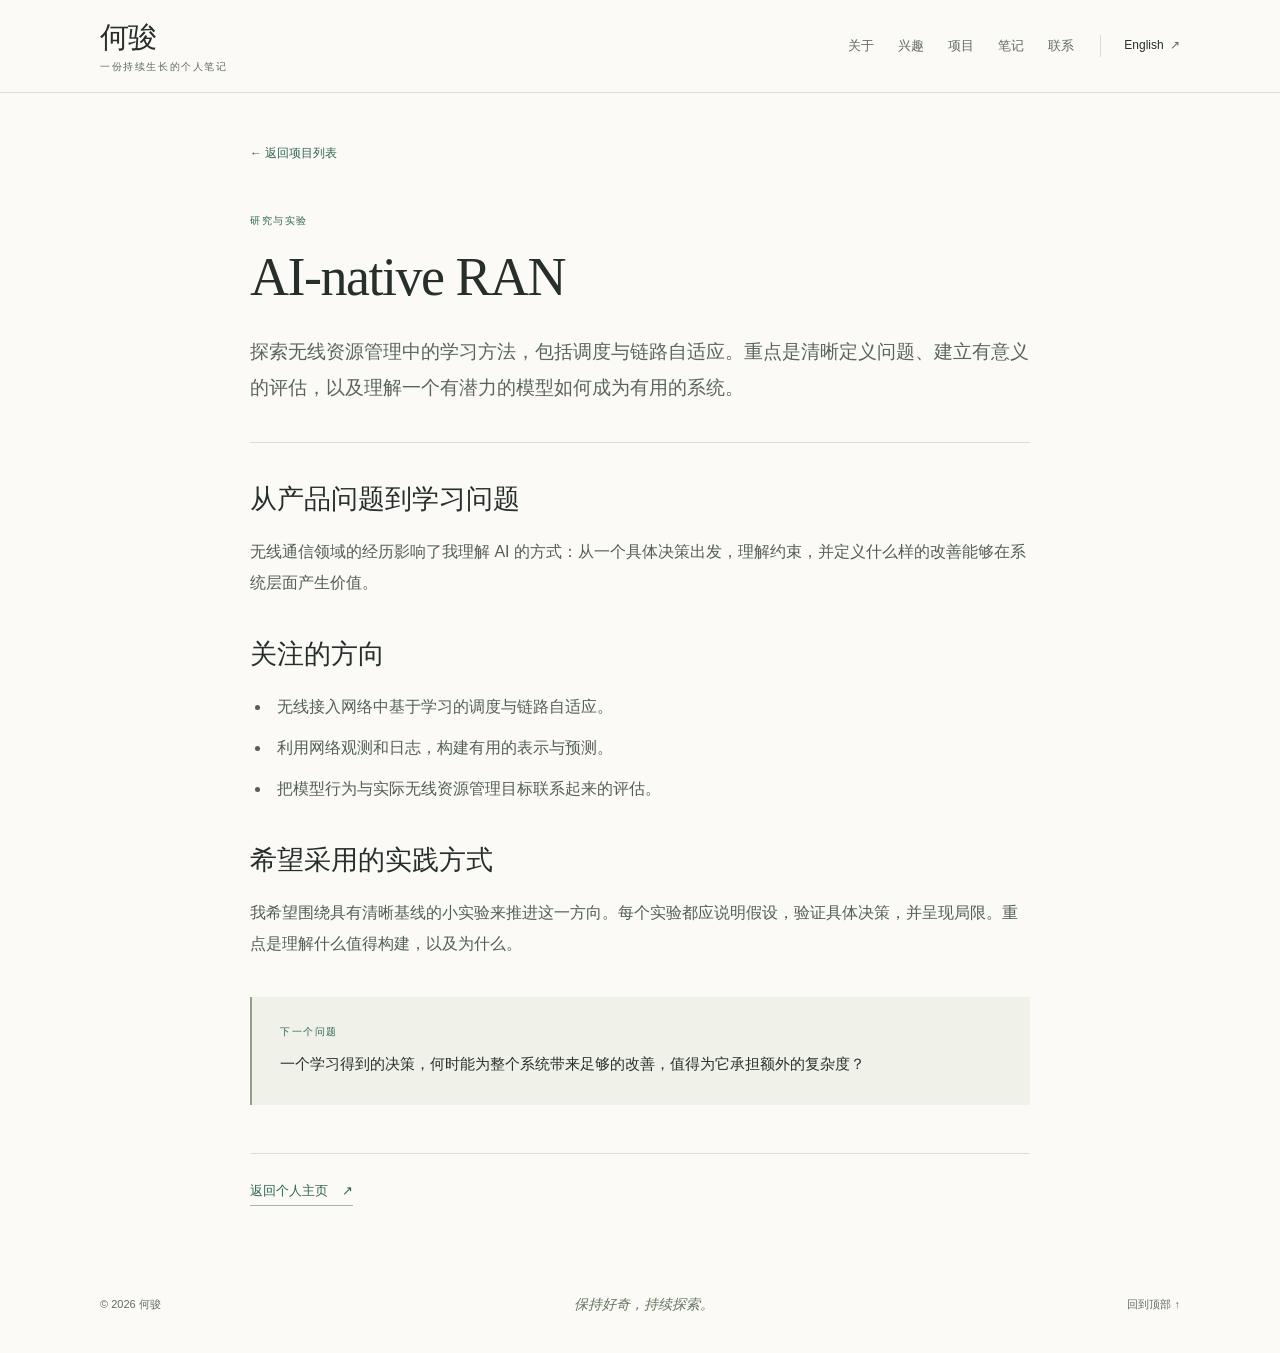
<file: zh/projects/ai-native-ran.html>
<!doctype html>
<html lang="zh-CN">
<head>
<meta charset="utf-8">
<meta name="viewport" content="width=device-width, initial-scale=1">
<meta name="description" content="探索无线资源管理中的学习方法，包括调度与链路自适应。重点是清晰定义问题、建立有意义的评估，以及理解一个有潜力的模型如何成为有用的系统。">
<meta name="theme-color" content="#fbfaf7">
<title>AI-native RAN — 何骏</title>
<link rel="stylesheet" href="../../style.css">
<link rel="icon" href="../../favicon.svg" type="image/svg+xml">
<link rel="alternate" hreflang="en" href="../../projects/ai-native-ran.html">
</head>
<body id="top">
<a class="skip" href="#main">跳到正文</a><header class="site-header"><div class="wrap header-inner">
<a class="brand" href="../index.html" aria-label="何骏 — 个人主页"><span class="brand-name">何骏<span style="color:var(--green)"></span></span><span class="brand-caption">一份持续生长的个人笔记</span></a>
<div class="header-links"><nav class="main-nav" aria-label="主导航"><a href="../index.html#about">关于</a><a href="../index.html#interests">兴趣</a><a href="../index.html#projects">项目</a><a href="../index.html#writing">笔记</a><a href="../index.html#contact">联系</a></nav><a class="language" href="../../projects/ai-native-ran.html" lang="en" hreflang="en">English <span>↗</span></a></div>
</div></header><main class="wrap" id="main"><article class="project-page"><a class="back-link" href="../index.html#projects">← 返回项目列表</a><p class="article-meta">研究与实验</p><h1 class="article-title">AI-native RAN</h1><p class="article-deck">探索无线资源管理中的学习方法，包括调度与链路自适应。重点是清晰定义问题、建立有意义的评估，以及理解一个有潜力的模型如何成为有用的系统。</p><section class="article-section"><h2>从产品问题到学习问题</h2><p>无线通信领域的经历影响了我理解 AI 的方式：从一个具体决策出发，理解约束，并定义什么样的改善能够在系统层面产生价值。</p></section><section class="article-section"><h2>关注的方向</h2><ul><li>无线接入网络中基于学习的调度与链路自适应。</li><li>利用网络观测和日志，构建有用的表示与预测。</li><li>把模型行为与实际无线资源管理目标联系起来的评估。</li></ul></section><section class="article-section"><h2>希望采用的实践方式</h2><p>我希望围绕具有清晰基线的小实验来推进这一方向。每个实验都应说明假设，验证具体决策，并呈现局限。重点是理解什么值得构建，以及为什么。</p></section><aside class="article-next"><div class="small-label">下一个问题</div><p>一个学习得到的决策，何时能为整个系统带来足够的改善，值得为它承担额外的复杂度？</p></aside><div class="article-actions"><a class="text-link" href="../index.html#projects">返回个人主页 <span aria-hidden="true">↗</span></a></div></article></main><footer class="wrap site-footer"><span>© 2026 何骏</span><span class="footer-motto">保持好奇，持续探索。</span><a href="#top">回到顶部 ↑</a></footer></body></html>
</file>
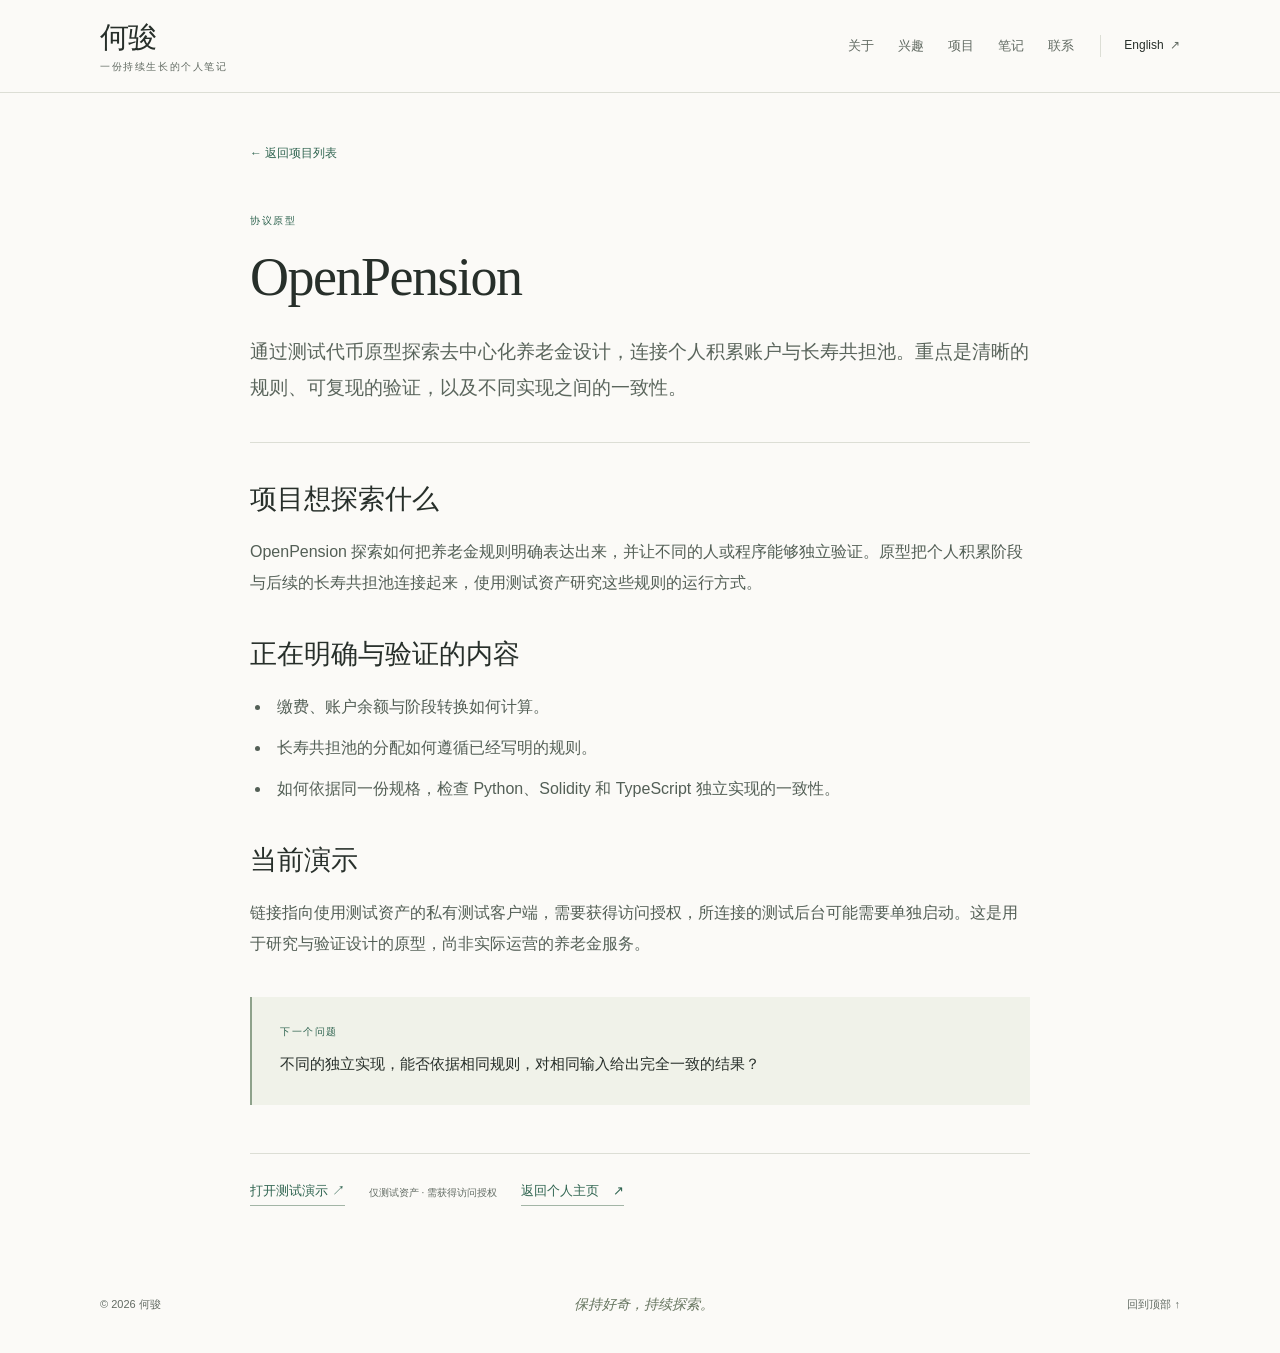
<file: zh/projects/openpension.html>
<!doctype html>
<html lang="zh-CN">
<head>
<meta charset="utf-8">
<meta name="viewport" content="width=device-width, initial-scale=1">
<meta name="description" content="通过测试代币原型探索去中心化养老金设计，连接个人积累账户与长寿共担池。重点是清晰的规则、可复现的验证，以及不同实现之间的一致性。">
<meta name="theme-color" content="#fbfaf7">
<title>OpenPension — 何骏</title>
<link rel="stylesheet" href="../../style.css">
<link rel="icon" href="../../favicon.svg" type="image/svg+xml">
<link rel="alternate" hreflang="en" href="../../projects/openpension.html">
</head>
<body id="top">
<a class="skip" href="#main">跳到正文</a><header class="site-header"><div class="wrap header-inner">
<a class="brand" href="../index.html" aria-label="何骏 — 个人主页"><span class="brand-name">何骏<span style="color:var(--green)"></span></span><span class="brand-caption">一份持续生长的个人笔记</span></a>
<div class="header-links"><nav class="main-nav" aria-label="主导航"><a href="../index.html#about">关于</a><a href="../index.html#interests">兴趣</a><a href="../index.html#projects">项目</a><a href="../index.html#writing">笔记</a><a href="../index.html#contact">联系</a></nav><a class="language" href="../../projects/openpension.html" lang="en" hreflang="en">English <span>↗</span></a></div>
</div></header><main class="wrap" id="main"><article class="project-page"><a class="back-link" href="../index.html#projects">← 返回项目列表</a><p class="article-meta">协议原型</p><h1 class="article-title">OpenPension</h1><p class="article-deck">通过测试代币原型探索去中心化养老金设计，连接个人积累账户与长寿共担池。重点是清晰的规则、可复现的验证，以及不同实现之间的一致性。</p><section class="article-section"><h2>项目想探索什么</h2><p>OpenPension 探索如何把养老金规则明确表达出来，并让不同的人或程序能够独立验证。原型把个人积累阶段与后续的长寿共担池连接起来，使用测试资产研究这些规则的运行方式。</p></section><section class="article-section"><h2>正在明确与验证的内容</h2><ul><li>缴费、账户余额与阶段转换如何计算。</li><li>长寿共担池的分配如何遵循已经写明的规则。</li><li>如何依据同一份规格，检查 Python、Solidity 和 TypeScript 独立实现的一致性。</li></ul></section><section class="article-section"><h2>当前演示</h2><p>链接指向使用测试资产的私有测试客户端，需要获得访问授权，所连接的测试后台可能需要单独启动。这是用于研究与验证设计的原型，尚非实际运营的养老金服务。</p></section><aside class="article-next"><div class="small-label">下一个问题</div><p>不同的独立实现，能否依据相同规则，对相同输入给出完全一致的结果？</p></aside><div class="article-actions"><a class="text-link" href="https://openpension-private-test.hejun-alvin.chatgpt.site" target="_blank" rel="noopener noreferrer">打开测试演示 ↗</a><span class="access-note">仅测试资产 · 需获得访问授权</span><a class="text-link" href="../index.html#projects">返回个人主页 <span aria-hidden="true">↗</span></a></div></article></main><footer class="wrap site-footer"><span>© 2026 何骏</span><span class="footer-motto">保持好奇，持续探索。</span><a href="#top">回到顶部 ↑</a></footer></body></html>
</file>
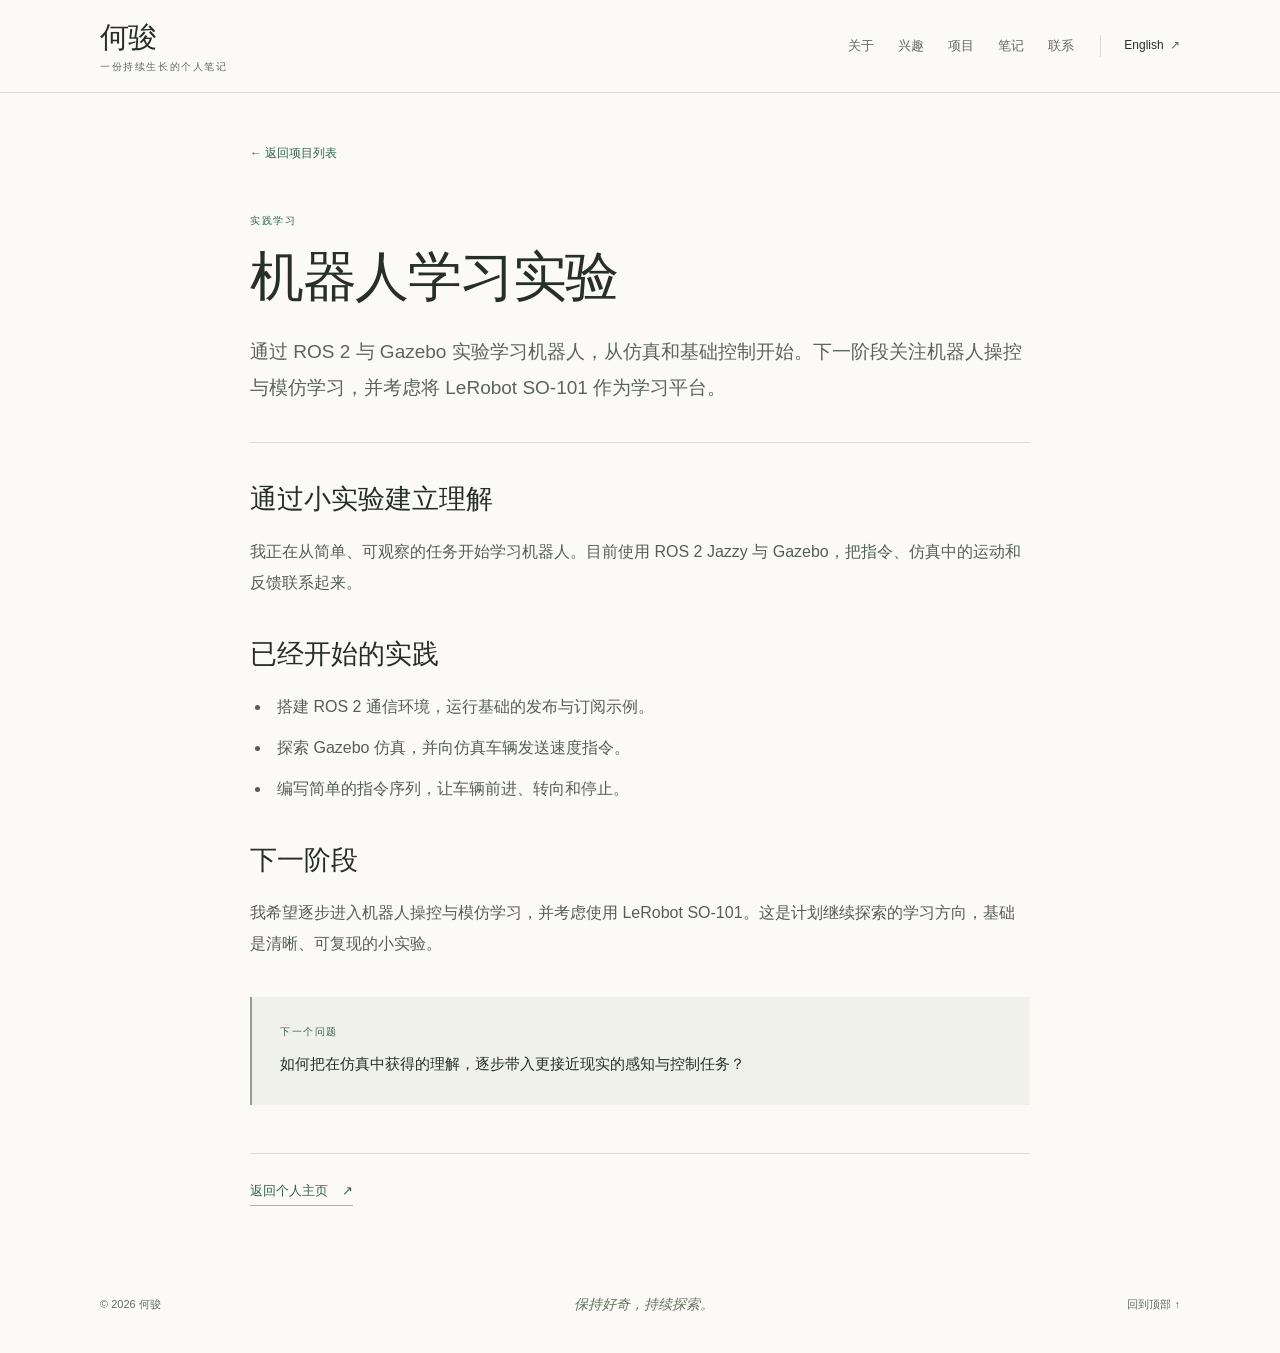
<file: zh/projects/robotics.html>
<!doctype html>
<html lang="zh-CN">
<head>
<meta charset="utf-8">
<meta name="viewport" content="width=device-width, initial-scale=1">
<meta name="description" content="通过 ROS 2 与 Gazebo 实验学习机器人，从仿真和基础控制开始。下一阶段关注机器人操控与模仿学习，并考虑将 LeRobot SO-101 作为学习平台。">
<meta name="theme-color" content="#fbfaf7">
<title>机器人学习实验 — 何骏</title>
<link rel="stylesheet" href="../../style.css">
<link rel="icon" href="../../favicon.svg" type="image/svg+xml">
<link rel="alternate" hreflang="en" href="../../projects/robotics.html">
</head>
<body id="top">
<a class="skip" href="#main">跳到正文</a><header class="site-header"><div class="wrap header-inner">
<a class="brand" href="../index.html" aria-label="何骏 — 个人主页"><span class="brand-name">何骏<span style="color:var(--green)"></span></span><span class="brand-caption">一份持续生长的个人笔记</span></a>
<div class="header-links"><nav class="main-nav" aria-label="主导航"><a href="../index.html#about">关于</a><a href="../index.html#interests">兴趣</a><a href="../index.html#projects">项目</a><a href="../index.html#writing">笔记</a><a href="../index.html#contact">联系</a></nav><a class="language" href="../../projects/robotics.html" lang="en" hreflang="en">English <span>↗</span></a></div>
</div></header><main class="wrap" id="main"><article class="project-page"><a class="back-link" href="../index.html#projects">← 返回项目列表</a><p class="article-meta">实践学习</p><h1 class="article-title">机器人学习实验</h1><p class="article-deck">通过 ROS 2 与 Gazebo 实验学习机器人，从仿真和基础控制开始。下一阶段关注机器人操控与模仿学习，并考虑将 LeRobot SO-101 作为学习平台。</p><section class="article-section"><h2>通过小实验建立理解</h2><p>我正在从简单、可观察的任务开始学习机器人。目前使用 ROS 2 Jazzy 与 Gazebo，把指令、仿真中的运动和反馈联系起来。</p></section><section class="article-section"><h2>已经开始的实践</h2><ul><li>搭建 ROS 2 通信环境，运行基础的发布与订阅示例。</li><li>探索 Gazebo 仿真，并向仿真车辆发送速度指令。</li><li>编写简单的指令序列，让车辆前进、转向和停止。</li></ul></section><section class="article-section"><h2>下一阶段</h2><p>我希望逐步进入机器人操控与模仿学习，并考虑使用 LeRobot SO-101。这是计划继续探索的学习方向，基础是清晰、可复现的小实验。</p></section><aside class="article-next"><div class="small-label">下一个问题</div><p>如何把在仿真中获得的理解，逐步带入更接近现实的感知与控制任务？</p></aside><div class="article-actions"><a class="text-link" href="../index.html#projects">返回个人主页 <span aria-hidden="true">↗</span></a></div></article></main><footer class="wrap site-footer"><span>© 2026 何骏</span><span class="footer-motto">保持好奇，持续探索。</span><a href="#top">回到顶部 ↑</a></footer></body></html>
</file>
<file: style.css>
:root {
  --paper: #fbfaf7;
  --ink: #272f2a;
  --muted: #626b63;
  --green: #2f6450;
  --line: #dcded5;
  --wash: #f0f2e9;
  --serif: Georgia, 'Times New Roman', 'Noto Serif CJK SC', serif;
  --sans: -apple-system, BlinkMacSystemFont, 'Segoe UI', 'PingFang SC', 'Noto Sans CJK SC', sans-serif;
}
* { box-sizing: border-box; }
html { scroll-behavior: smooth; scroll-padding-top: 110px; }
body { margin: 0; color: var(--ink); background: var(--paper); font-family: var(--sans); font-size: 16px; line-height: 1.8; -webkit-font-smoothing: antialiased; }
::selection { background: #dce7d9; }
a { color: var(--green); text-decoration-thickness: 1px; text-underline-offset: 4px; }
a:hover { color: #163e2e; }
a:focus-visible, summary:focus-visible { outline: 2px solid var(--green); outline-offset: 6px; border-radius: 2px; }
.wrap { width: min(1080px, calc(100% - 96px)); margin-inline: auto; }
.skip { position: fixed; z-index: 9; top: -80px; left: 16px; background: var(--ink); color: white; padding: 10px 20px; }
.skip:focus { top: 12px; }
.site-header { background: rgba(251,250,247,.97); position: sticky; top: 0; z-index: 5; border-bottom: 1px solid var(--line); }
.header-inner { min-height: 92px; display: flex; align-items: center; justify-content: space-between; gap: 28px; }
.brand { display: inline-flex; flex-direction: column; text-decoration: none; color: var(--ink); flex-shrink: 0; line-height: 1.35; }
.brand-name { font-family: var(--serif); font-size: 29px; letter-spacing: -.7px; }
.brand-caption { color: var(--muted); font-size: 10px; letter-spacing: 1.6px; text-transform: uppercase; margin-top: 3px; }
.header-links { display: flex; align-items: center; gap: 26px; }
.main-nav { display: flex; flex-wrap: wrap; gap: 24px; }
.main-nav a { color: var(--muted); font-size: 13px; text-decoration: none; }
.main-nav a:hover, .main-nav a[aria-current='location'] { color: var(--green); }
.language { font-size: 12px; color: var(--ink); text-decoration: none; padding-left: 23px; border-left: 1px solid var(--line); white-space: nowrap; }
.language span { color: var(--muted); margin-left: 3px; }
.hero { position: relative; padding-top: 69px; padding-bottom: 65px; border-bottom: 1px solid var(--line); }
.eyebrow, .section-kicker, .project-status, .small-label, .article-meta { font-size: 10px; font-weight: 500; line-height: 1.7; letter-spacing: 1.55px; text-transform: uppercase; }
.eyebrow { display: flex; align-items: center; gap: 12px; color: var(--green); margin: 0 0 28px; }
.eyebrow::before { content: ''; width: 24px; height: 1px; background: var(--green); }
.hero blockquote { margin: 0; }
.opening-line { max-width: 875px; font-family: var(--serif); font-size: clamp(40px, 5.5vw, 70px); font-weight: 400; line-height: 1.16; letter-spacing: -2.5px; margin: 0; text-wrap: balance; }
.opening-line em { font-style: normal; color: var(--green); }
.hero-bottom { display: flex; align-items: flex-end; justify-content: space-between; gap: 32px; margin-top: 33px; }
.hero-subtitle { max-width: 480px; color: var(--muted); font-size: 15px; line-height: 1.85; margin: 0; }
.text-link { display: inline-flex; gap: 14px; align-items: center; font-size: 13px; color: var(--green); text-decoration: none; border-bottom: 1px solid #a3b5a6; padding-bottom: 3px; white-space: nowrap; }
.text-link:hover .arrow { transform: translate(2px, -2px); }
.arrow { display: inline-block; transition: transform .2s; }
.section { display: grid; grid-template-columns: 190px minmax(0,1fr); column-gap: 66px; padding-block: 60px; border-bottom: 1px solid var(--line); }
.section-head { padding-top: 5px; }
.section-kicker { margin: 0 0 8px; color: var(--muted); }
.section-title { font-family: var(--serif); font-size: 28px; line-height: 1.25; font-weight: 400; letter-spacing: -.5px; margin: 0; }
.section-note { font-size: 12px; line-height: 1.75; color: var(--muted); max-width: 170px; margin-top: 15px; }
.section-body p { margin-top: 0; margin-bottom: 16px; }
.section-body p:last-child { margin-bottom: 0; }
.about-copy { font-size: 17px; line-height: 1.95; max-width: 720px; }
.about-copy .lead { font-size: 20px; color: var(--ink); line-height: 1.8; }
.about-copy p { color: #535e55; }
.topic-trail { display: flex; flex-wrap: wrap; align-items: center; gap: 8px 20px; margin-top: 27px; padding-top: 20px; border-top: 1px solid var(--line); color: var(--muted); font-size: 11px; }
.topic-trail span { display: inline-flex; align-items: center; gap: 8px; }
.topic-trail span::before { content: ''; width: 3px; height: 3px; border-radius: 50%; background: #8b9a86; }
.interests-grid { display: grid; grid-template-columns: 1fr 1fr; gap: 34px 38px; }
.interest-heading { font-size: 15px; line-height: 1.6; font-weight: 500; margin: 0 0 9px; }
.interest-num { display: block; color: #7a856f; font-family: var(--serif); font-style: italic; font-size: 13px; margin-bottom: 5px; }
.interest p { font-size: 13px; line-height: 1.9; color: var(--muted); }
.projects-list { margin-top: -8px; }
.project { padding: 25px 0 28px; border-bottom: 1px solid var(--line); }
.project:first-child { padding-top: 6px; }
.project:last-child { border-bottom: 0; padding-bottom: 0; }
.project-top { display: flex; justify-content: space-between; gap: 18px; align-items: baseline; }
.project h3 { margin: 0; font-family: var(--serif); font-size: 27px; font-weight: 400; letter-spacing: -.4px; }
.project-title { text-decoration: none; color: var(--ink); }
.project-title:hover { color: var(--green); }
.project-status { color: var(--green); font-size: 9px; letter-spacing: 1px; white-space: nowrap; }
.project p { color: var(--muted); font-size: 14px; line-height: 1.85; margin: 12px 0 15px; max-width: 660px; }
.project-bottom { display: flex; gap: 22px; flex-wrap: wrap; align-items: center; }
.project-bottom a { font-size: 12px; text-decoration: none; }
.project-bottom a:hover { text-decoration: underline; }
.access-note { font-size: 10px; color: var(--muted); }
.notes-intro { font-size: 14px; color: var(--muted); margin-bottom: 25px !important; }
.note { border-top: 1px solid var(--line); }
.note:last-child { border-bottom: 1px solid var(--line); }
.note summary { cursor: pointer; list-style: none; display: grid; grid-template-columns: 28px minmax(0,1fr) 18px; gap: 13px; align-items: center; padding: 23px 0; }
.note summary::-webkit-details-marker { display: none; }
.note-number { font-family: var(--serif); font-style: italic; font-size: 12px; color: var(--muted); }
.note-title { font-family: var(--serif); font-size: 21px; line-height: 1.45; letter-spacing: -.2px; }
.note-toggle { color: var(--green); font-weight: 300; font-size: 23px; line-height: 1; }
.note-toggle::before { content: '+'; }
.note[open] .note-toggle::before { content: '−'; }
.note[open] .note-title { color: var(--green); }
.note-body { padding: 0 28px 28px 41px; font-size: 14px; line-height: 1.95; color: #566157; }
.note-body p { margin-bottom: 16px; }
.question { border-left: 2px solid #8ea28b; background: var(--wash); padding: 15px 19px; margin-top: 22px; color: #3f5144; }
.question strong { font-size: 10px; letter-spacing: .9px; text-transform: uppercase; display: block; font-weight: 500; margin-bottom: 5px; color: var(--green); }
.contact-copy { font-family: var(--serif); font-size: 26px; line-height: 1.55; max-width: 650px; letter-spacing: -.3px; }
.contact-pending { font-family: var(--sans); font-size: 12px; color: var(--muted); margin-top: 22px !important; }
.site-footer { display: flex; align-items: center; justify-content: space-between; gap: 24px; padding-block: 31px 35px; color: var(--muted); font-size: 11px; }
.site-footer a { text-decoration: none; color: var(--muted); }
.footer-motto { font-family: var(--serif); font-style: italic; font-size: 14px; color: #65745e; }
.project-page { max-width: 780px; margin: 0 auto; padding-top: 45px; }
.back-link { display: inline-flex; gap: 9px; text-decoration: none; font-size: 12px; }
.article-meta { margin-top: 45px; color: var(--green); }
.article-title { font-family: var(--serif); font-size: clamp(36px, 5vw, 54px); font-weight: 400; line-height: 1.2; letter-spacing: -1.5px; margin: 16px 0 24px; }
.article-deck { font-size: 19px; line-height: 1.9; color: #5a655c; padding-bottom: 36px; border-bottom: 1px solid var(--line); }
.article-section { margin-block: 38px; }
.article-section h2 { font-family: var(--serif); font-size: 27px; font-weight: 400; line-height: 1.4; margin: 0 0 17px; }
.article-section p, .article-section li { color: #535f56; font-size: 16px; line-height: 1.95; }
.article-section ul { padding-left: 21px; }
.article-section li { padding-left: 6px; margin-bottom: 10px; }
.article-next { background: var(--wash); border-left: 2px solid #8ea28b; padding: 26px 28px; margin-block: 36px 48px; }
.article-next .small-label { color: var(--green); margin-bottom: 10px; }
.article-next p { margin: 0; font-size: 15px; line-height: 1.9; }
.article-actions { border-top: 1px solid var(--line); padding-top: 25px; margin-bottom: 55px; display: flex; flex-wrap: wrap; gap: 24px; align-items: center; }
.article-actions .text-link { font-size: 13px; }
:lang(zh-CN) .section-title, :lang(zh-CN) .note-title, :lang(zh-CN) .contact-copy { letter-spacing: .3px; }
:lang(zh-CN) .about-copy { font-size: 16px; line-height: 2.1; }
:lang(zh-CN) .about-copy .lead { font-size: 19px; }
:lang(zh-CN) .section-kicker, :lang(zh-CN) .project-status { letter-spacing: 1px; }
.opening-line:lang(zh-CN) { font-size: clamp(36px, 5.2vw, 64px); letter-spacing: .015em; line-height: 1.45; }
@media (min-width: 1500px) { .wrap { width: 1100px; } .hero { padding-block: 82px 74px; } }
@media (max-width: 1000px) {
  .wrap { width: calc(100% - 64px); }
  .header-links { gap: 20px; }
  .main-nav { gap: 17px; }
  .section { grid-template-columns: 155px minmax(0,1fr); column-gap: 36px; }
  .project-status { white-space: normal; text-align: right; }
}
@media (max-width: 700px) {
  html { scroll-padding-top: 130px; }
  .wrap { width: calc(100% - 40px); }
  .header-inner { min-height: 114px; display: block; position: relative; padding-top: 17px; padding-bottom: 13px; }
  .brand-name { font-size: 26px; }
  .brand-caption { font-size: 8px; letter-spacing: 1.3px; }
  .header-links { margin-top: 16px; }
  .main-nav { width: 100%; gap: 0; justify-content: space-between; }
  .main-nav a { font-size: 11px; }
  .language { position: absolute; top: 24px; right: 0; font-size: 11px; padding-left: 16px; }
  .hero { padding-block: 43px 37px; }
  .eyebrow { font-size: 8px; letter-spacing: 1.1px; margin-bottom: 25px; gap: 9px; }
  .eyebrow::before { width: 18px; }
  .opening-line { font-size: clamp(38px, 8.1vw, 55px); letter-spacing: -1.2px; line-height: 1.19; text-wrap: pretty; }
  .hero-bottom { display: block; margin-top: 25px; }
  .hero-subtitle { font-size: 13px; max-width: 330px; }
  .hero-bottom .text-link { margin-top: 21px; font-size: 12px; }
  .section { display: block; padding-block: 36px; }
  .section-head { margin-bottom: 25px; }
  .section-kicker { font-size: 8px; margin-bottom: 5px; }
  .section-title { font-size: 25px; }
  .section-note { max-width: 100%; font-size: 11px; margin-top: 10px; }
  .about-copy { font-size: 15px; line-height: 1.95; }
  .about-copy .lead { font-size: 18px; line-height: 1.85; }
  .topic-trail { font-size: 10px; gap: 8px 12px; margin-top: 23px; }
  .interests-grid { gap: 26px 24px; }
  .interest-heading { font-size: 13px; }
  .interest p { font-size: 12px; line-height: 1.9; }
  .project-top { display: block; }
  .project h3 { font-size: 25px; }
  .project-status { display: block; text-align: left; margin-top: 4px; font-size: 8px; }
  .project p { font-size: 13px; margin-top: 10px; }
  .project-bottom { gap: 12px 18px; }
  .project-bottom a { font-size: 11px; }
  .note summary { grid-template-columns: 19px minmax(0,1fr) 17px; gap: 9px; padding-block: 20px; }
  .note-title { font-size: 19px; }
  .note-body { padding-left: 28px; padding-right: 0; font-size: 13px; }
  .notes-intro { font-size: 13px; }
  .question { padding: 13px 15px; }
  .contact-copy { font-size: 23px; }
  .site-footer { flex-wrap: wrap; gap: 13px; font-size: 10px; padding-block: 26px; }
  .footer-motto { font-size: 12px; }
  .project-page { padding-top: 28px; }
  .article-meta { margin-top: 33px; font-size: 9px; }
  .article-title { letter-spacing: -.8px; }
  .article-deck { font-size: 17px; }
  .article-section p, .article-section li { font-size: 15px; }
  .article-section h2 { font-size: 25px; }
  .article-next { padding: 22px; }
}
@media (max-width: 360px) { .interests-grid { grid-template-columns: 1fr; } .opening-line { font-size: 35px; } }
@media (prefers-reduced-motion: reduce) { html { scroll-behavior: auto; } * { transition: none !important; } }
@media print {
  .site-header { position: static; }
  .main-nav, .language, .skip, .hero-bottom .text-link { display: none; }
  .wrap { width: 100%; }
  .section { padding-block: 25px; }
  .hero { padding-block: 30px; }
  .opening-line { font-size: 35px; }
  body { background: white; font-size: 12px; }
}
</file>
